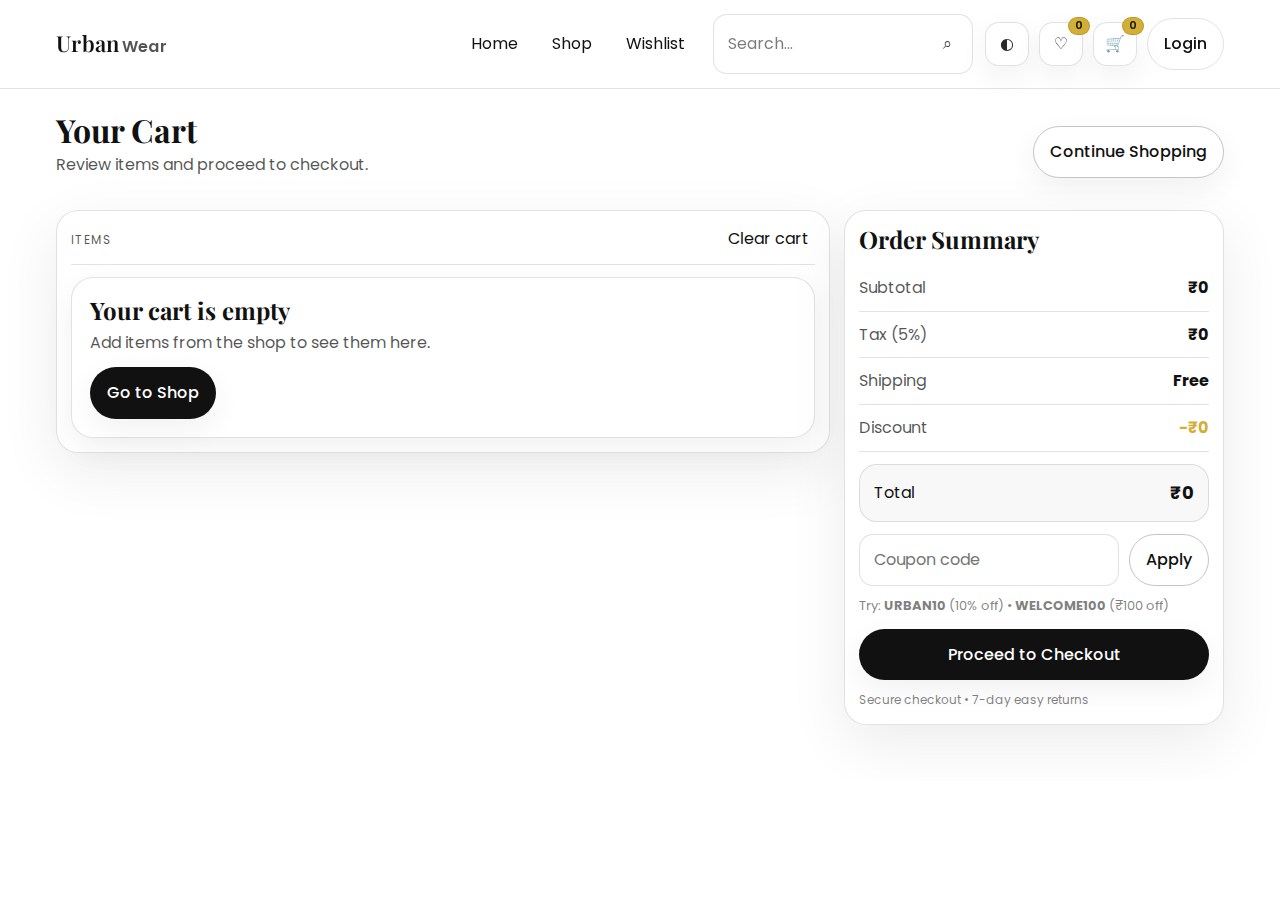
<file: cart.html>
<!doctype html>
<html lang="en" data-theme="light">
<head>
  <meta charset="UTF-8" />
  <meta name="viewport" content="width=device-width, initial-scale=1.0" />
  <title>Cart | UrbanWear</title>
  <meta name="description" content="Your UrbanWear cart." />

  <!-- Fonts -->
  <link rel="preconnect" href="https://fonts.googleapis.com" />
  <link rel="preconnect" href="https://fonts.gstatic.com" crossorigin />
  <link href="https://fonts.googleapis.com/css2?family=Playfair+Display:wght@500;600;700&family=Poppins:wght@300;400;500;600;700&display=swap" rel="stylesheet" />

  <!-- Styles -->
  <link rel="stylesheet" href="./css/style.css" />
  <link rel="stylesheet" href="./css/components.css" />
  <link rel="stylesheet" href="./css/cart.css" />
  <link rel="stylesheet" href="./css/responsive.css" />
</head>

<body>
  <!-- Header -->
  <header class="header" id="top">
    <nav class="nav container" aria-label="Primary">
      <a class="logo" href="./index.html" aria-label="UrbanWear Home">
        <span class="logo__mark">Urban</span><span class="logo__wear">Wear</span>
      </a>

      <button class="nav__toggle" type="button" aria-label="Open menu" aria-controls="navMenu" aria-expanded="false" data-nav-toggle>
        <span class="nav__toggle-line"></span>
        <span class="nav__toggle-line"></span>
        <span class="nav__toggle-line"></span>
      </button>

      <div class="nav__menu" id="navMenu" data-nav-menu>
        <div class="nav__menu-head">
          <strong class="nav__menu-title">Menu</strong>
          <button class="nav__close" type="button" aria-label="Close menu" data-nav-close>✕</button>
        </div>

        <ul class="nav__links" role="list">
          <li><a class="nav__link" href="./index.html">Home</a></li>
          <li><a class="nav__link" href="./shop.html">Shop</a></li>
          <li><a class="nav__link" href="./wishlist.html">Wishlist</a></li>
        </ul>

        <div class="nav__actions">
          <form class="search" role="search" action="./shop.html" method="get">
            <label class="sr-only" for="q">Search products</label>
            <input class="search__input" id="q" name="q" type="search" placeholder="Search..." autocomplete="off" />
            <button class="search__btn" type="submit" aria-label="Search">⌕</button>
          </form>

          <div class="nav__actions-row">
            <button class="icon-btn" type="button" aria-label="Toggle theme" data-theme-toggle>
              <span class="icon-btn__icon" aria-hidden="true">◐</span>
            </button>

            <a class="icon-btn" href="./wishlist.html" aria-label="Wishlist">
              <span class="icon-btn__icon" aria-hidden="true">♡</span>
              <span class="badge" data-wishlist-count>0</span>
            </a>

            <a class="icon-btn" href="./cart.html" aria-label="Cart">
              <span class="icon-btn__icon" aria-hidden="true">🛒</span>
              <span class="badge" data-cart-count>0</span>
            </a>

            <a class="btn btn--ghost nav__auth" href="./login.html" data-auth-link>Login</a>
          </div>
        </div>
      </div>
    </nav>
  </header>

  <main class="cart">
    <section class="cart__top">
      <div class="container cart__top-inner">
        <div>
          <h1 class="cart__title">Your Cart</h1>
          <p class="cart__subtitle">Review items and proceed to checkout.</p>
        </div>
        <a class="btn btn--outline" href="./shop.html">Continue Shopping</a>
      </div>
    </section>

    <section class="cart__content">
      <div class="container cart__layout">
        <!-- Items -->
        <section class="cartlist" aria-label="Cart items">
          <div class="cartlist__head">
            <p class="cartlist__label">Items</p>
            <button class="link cartlist__clear" type="button" data-clear-cart>Clear cart</button>
          </div>

          <div class="cartlist__items" data-cart-items>
            <!-- JS renders -->
          </div>
        </section>

        <!-- Summary -->
        <aside class="summary" aria-label="Order summary">
          <h2 class="summary__title">Order Summary</h2>

          <div class="summary__row">
            <span>Subtotal</span>
            <strong data-subtotal>₹0</strong>
          </div>

          <div class="summary__row">
            <span>Tax (5%)</span>
            <strong data-tax>₹0</strong>
          </div>

          <div class="summary__row">
            <span>Shipping</span>
            <strong data-shipping>₹0</strong>
          </div>

          <div class="summary__row summary__row--discount" hidden data-discount-row>
            <span>Discount</span>
            <strong data-discount>-₹0</strong>
          </div>

          <div class="summary__total">
            <span>Total</span>
            <strong data-total>₹0</strong>
          </div>

          <form class="coupon" data-coupon-form>
            <label class="sr-only" for="coupon">Coupon</label>
            <input class="input coupon__input" id="coupon" placeholder="Coupon code" autocomplete="off" />
            <button class="btn btn--outline coupon__btn" type="submit">Apply</button>
          </form>

          <p class="summary__hint">
            Try: <strong>URBAN10</strong> (10% off) • <strong>WELCOME100</strong> (₹100 off)
          </p>

          <a class="btn btn--primary summary__cta" href="./checkout.html" data-checkout-btn>
            Proceed to Checkout
          </a>

          <p class="summary__fine">Secure checkout • 7-day easy returns</p>
        </aside>
      </div>
    </section>
  </main>

  <div class="toast-wrap" aria-live="polite" aria-atomic="true" data-toast-wrap></div>
  <button class="backtop" type="button" aria-label="Back to top" data-backtop>↑</button>

  <script type="module" src="./js/main.js"></script>
  <script type="module" src="./js/cart.js"></script>
</body>
</html>
</file>
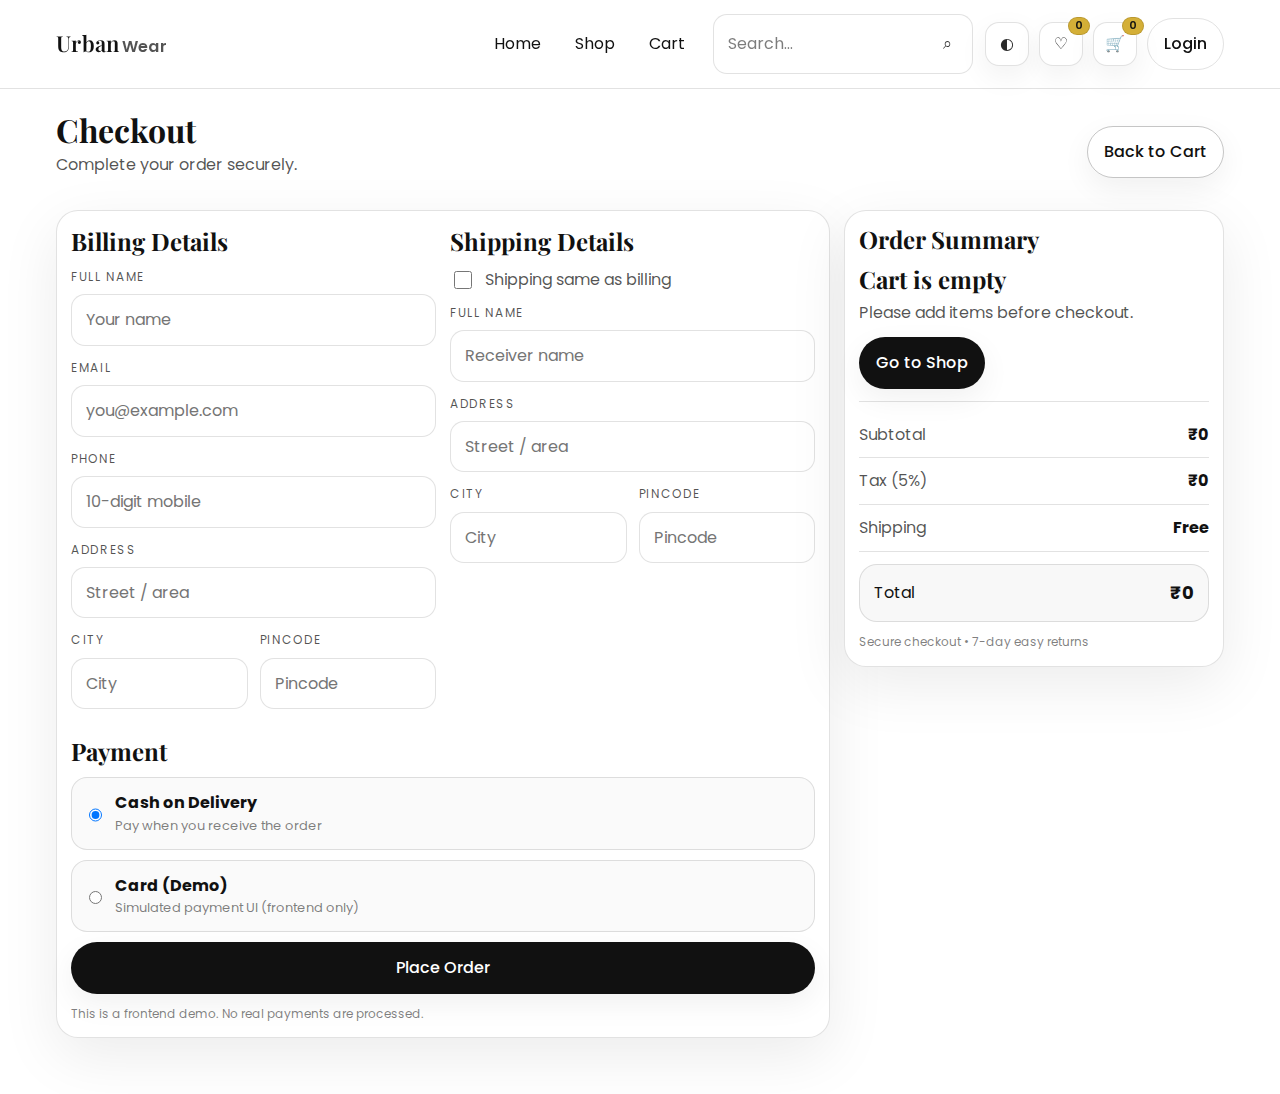
<file: checkout.html>
<!doctype html>
<html lang="en" data-theme="light">
<head>
  <meta charset="UTF-8" />
  <meta name="viewport" content="width=device-width, initial-scale=1.0" />
  <title>Checkout | UrbanWear</title>
  <meta name="description" content="Secure checkout for UrbanWear." />

  <!-- Fonts -->
  <link rel="preconnect" href="https://fonts.googleapis.com" />
  <link rel="preconnect" href="https://fonts.gstatic.com" crossorigin />
  <link href="https://fonts.googleapis.com/css2?family=Playfair+Display:wght@500;600;700&family=Poppins:wght@300;400;500;600;700&display=swap" rel="stylesheet" />

  <!-- Styles -->
  <link rel="stylesheet" href="./css/style.css" />
  <link rel="stylesheet" href="./css/components.css" />
  <link rel="stylesheet" href="./css/checkout.css" />
  <link rel="stylesheet" href="./css/responsive.css" />
</head>

<body>
  <!-- Header -->
  <header class="header" id="top">
    <nav class="nav container" aria-label="Primary">
      <a class="logo" href="./index.html" aria-label="UrbanWear Home">
        <span class="logo__mark">Urban</span><span class="logo__wear">Wear</span>
      </a>

      <button class="nav__toggle" type="button" aria-label="Open menu" aria-controls="navMenu" aria-expanded="false" data-nav-toggle>
        <span class="nav__toggle-line"></span>
        <span class="nav__toggle-line"></span>
        <span class="nav__toggle-line"></span>
      </button>

      <div class="nav__menu" id="navMenu" data-nav-menu>
        <div class="nav__menu-head">
          <strong class="nav__menu-title">Menu</strong>
          <button class="nav__close" type="button" aria-label="Close menu" data-nav-close>✕</button>
        </div>

        <ul class="nav__links" role="list">
          <li><a class="nav__link" href="./index.html">Home</a></li>
          <li><a class="nav__link" href="./shop.html">Shop</a></li>
          <li><a class="nav__link" href="./cart.html">Cart</a></li>
        </ul>

        <div class="nav__actions">
          <form class="search" role="search" action="./shop.html" method="get">
            <label class="sr-only" for="q">Search products</label>
            <input class="search__input" id="q" name="q" type="search" placeholder="Search..." autocomplete="off" />
            <button class="search__btn" type="submit" aria-label="Search">⌕</button>
          </form>

          <div class="nav__actions-row">
            <button class="icon-btn" type="button" aria-label="Toggle theme" data-theme-toggle>
              <span class="icon-btn__icon" aria-hidden="true">◐</span>
            </button>

            <a class="icon-btn" href="./wishlist.html" aria-label="Wishlist">
              <span class="icon-btn__icon" aria-hidden="true">♡</span>
              <span class="badge" data-wishlist-count>0</span>
            </a>

            <a class="icon-btn" href="./cart.html" aria-label="Cart">
              <span class="icon-btn__icon" aria-hidden="true">🛒</span>
              <span class="badge" data-cart-count>0</span>
            </a>

            <a class="btn btn--ghost nav__auth" href="./login.html" data-auth-link>Login</a>
          </div>
        </div>
      </div>
    </nav>
  </header>

  <main class="checkout">
    <section class="checkout__top">
      <div class="container checkout__top-inner">
        <div>
          <h1 class="checkout__title">Checkout</h1>
          <p class="checkout__subtitle">Complete your order securely.</p>
        </div>
        <a class="btn btn--outline" href="./cart.html">Back to Cart</a>
      </div>
    </section>

    <section class="checkout__content">
      <div class="container checkout__layout">
        <!-- Forms -->
        <section class="panel" aria-label="Checkout forms">
          <form class="form" data-checkout-form>
            <div class="form__grid">
              <div class="form__section">
                <h2 class="form__title">Billing Details</h2>

                <div class="field">
                  <label class="field__label" for="fullName">Full Name</label>
                  <input class="input" id="fullName" name="fullName" required placeholder="Your name" />
                </div>

                <div class="field">
                  <label class="field__label" for="email">Email</label>
                  <input class="input" id="email" name="email" type="email" required placeholder="you@example.com" />
                </div>

                <div class="field">
                  <label class="field__label" for="phone">Phone</label>
                  <input class="input" id="phone" name="phone" inputmode="numeric" required placeholder="10-digit mobile" />
                </div>

                <div class="field">
                  <label class="field__label" for="address">Address</label>
                  <input class="input" id="address" name="address" required placeholder="Street / area" />
                </div>

                <div class="row">
                  <div class="field">
                    <label class="field__label" for="city">City</label>
                    <input class="input" id="city" name="city" required placeholder="City" />
                  </div>
                  <div class="field">
                    <label class="field__label" for="pincode">Pincode</label>
                    <input class="input" id="pincode" name="pincode" inputmode="numeric" required placeholder="Pincode" />
                  </div>
                </div>
              </div>

              <div class="form__section">
                <h2 class="form__title">Shipping Details</h2>

                <label class="check">
                  <input type="checkbox" data-same-as-billing />
                  <span>Shipping same as billing</span>
                </label>

                <div class="field">
                  <label class="field__label" for="shipName">Full Name</label>
                  <input class="input" id="shipName" name="shipName" required placeholder="Receiver name" />
                </div>

                <div class="field">
                  <label class="field__label" for="shipAddress">Address</label>
                  <input class="input" id="shipAddress" name="shipAddress" required placeholder="Street / area" />
                </div>

                <div class="row">
                  <div class="field">
                    <label class="field__label" for="shipCity">City</label>
                    <input class="input" id="shipCity" name="shipCity" required placeholder="City" />
                  </div>
                  <div class="field">
                    <label class="field__label" for="shipPincode">Pincode</label>
                    <input class="input" id="shipPincode" name="shipPincode" inputmode="numeric" required placeholder="Pincode" />
                  </div>
                </div>
              </div>
            </div>

            <div class="form__section">
              <h2 class="form__title">Payment</h2>

              <div class="pay">
                <label class="pay__option">
                  <input type="radio" name="payment" value="cod" checked />
                  <span>
                    <strong>Cash on Delivery</strong>
                    <em>Pay when you receive the order</em>
                  </span>
                </label>

                <label class="pay__option">
                  <input type="radio" name="payment" value="card" />
                  <span>
                    <strong>Card (Demo)</strong>
                    <em>Simulated payment UI (frontend only)</em>
                  </span>
                </label>

                <div class="pay__card" data-card-fields hidden>
                  <div class="row">
                    <div class="field">
                      <label class="field__label" for="cardNumber">Card Number</label>
                      <input class="input" id="cardNumber" placeholder="1234 5678 9012 3456" inputmode="numeric" />
                    </div>
                    <div class="field">
                      <label class="field__label" for="exp">Exp</label>
                      <input class="input" id="exp" placeholder="MM/YY" inputmode="numeric" />
                    </div>
                  </div>

                  <div class="row">
                    <div class="field">
                      <label class="field__label" for="nameOnCard">Name on Card</label>
                      <input class="input" id="nameOnCard" placeholder="Full name" />
                    </div>
                    <div class="field">
                      <label class="field__label" for="cvv">CVV</label>
                      <input class="input" id="cvv" placeholder="123" inputmode="numeric" />
                    </div>
                  </div>
                </div>
              </div>

              <button class="btn btn--primary form__submit" type="submit" data-place-order>
                Place Order
              </button>

              <p class="form__fine">This is a frontend demo. No real payments are processed.</p>
            </div>
          </form>
        </section>

        <!-- Summary -->
        <aside class="panel summary" aria-label="Order summary">
          <h2 class="summary__title">Order Summary</h2>

          <div class="summary__items" data-summary-items></div>

          <div class="summary__rows">
            <div class="summary__row">
              <span>Subtotal</span>
              <strong data-subtotal>₹0</strong>
            </div>
            <div class="summary__row">
              <span>Tax (5%)</span>
              <strong data-tax>₹0</strong>
            </div>
            <div class="summary__row">
              <span>Shipping</span>
              <strong data-shipping>₹0</strong>
            </div>
            <div class="summary__total">
              <span>Total</span>
              <strong data-total>₹0</strong>
            </div>
          </div>

          <p class="summary__fine">Secure checkout • 7-day easy returns</p>
        </aside>
      </div>
    </section>
  </main>

  <div class="toast-wrap" aria-live="polite" aria-atomic="true" data-toast-wrap></div>
  <button class="backtop" type="button" aria-label="Back to top" data-backtop>↑</button>

  <script type="module" src="./js/main.js"></script>
  <script type="module" src="./js/checkout.js"></script>
</body>
</html>
</file>
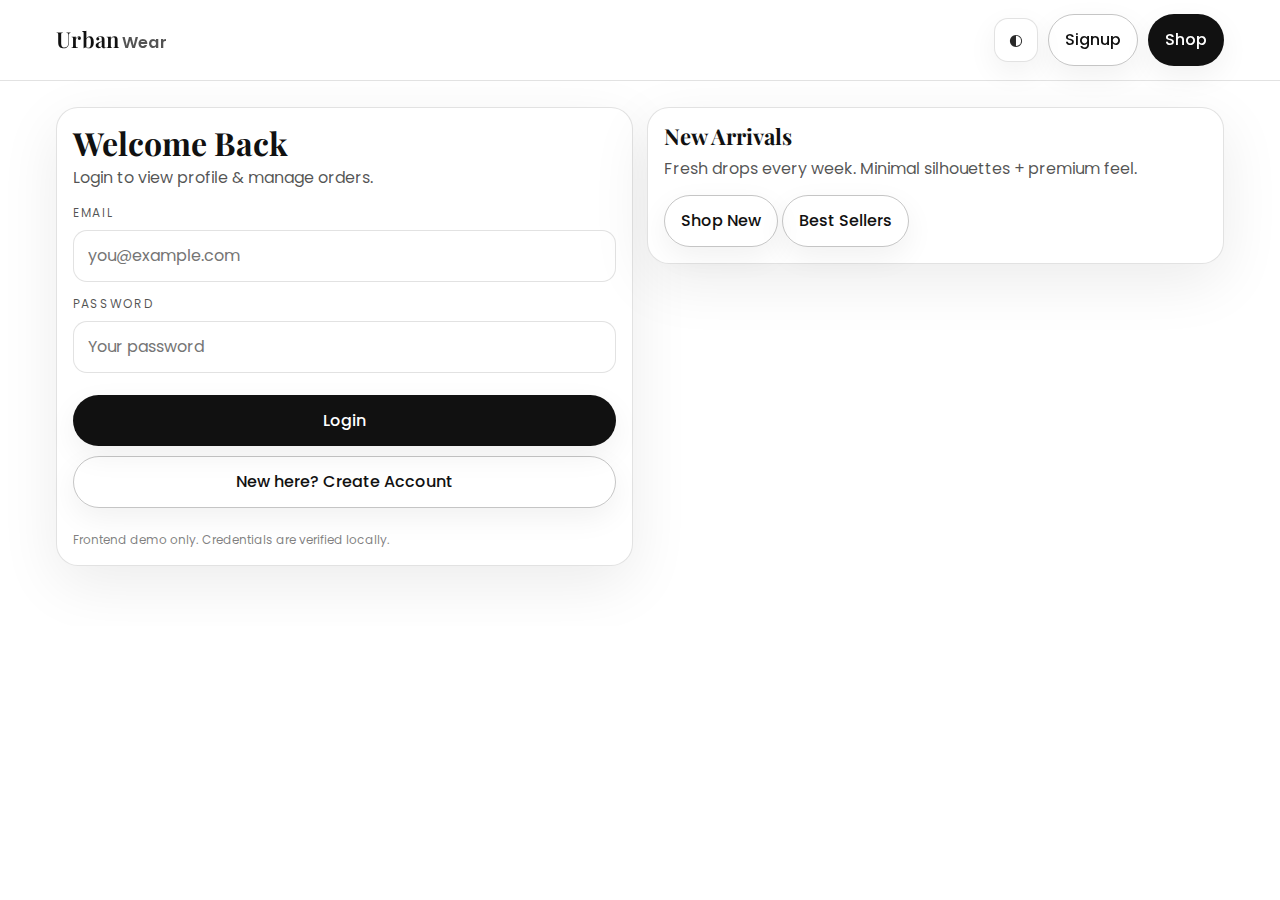
<file: login.html>
<!doctype html>
<html lang="en" data-theme="light">
<head>
  <meta charset="UTF-8" />
  <meta name="viewport" content="width=device-width, initial-scale=1.0" />
  <title>Login | UrbanWear</title>

  <link rel="preconnect" href="https://fonts.googleapis.com" />
  <link rel="preconnect" href="https://fonts.gstatic.com" crossorigin />
  <link href="https://fonts.googleapis.com/css2?family=Playfair+Display:wght@500;600;700&family=Poppins:wght@300;400;500;600;700&display=swap" rel="stylesheet" />

  <link rel="stylesheet" href="./css/style.css" />
  <link rel="stylesheet" href="./css/components.css" />
  <link rel="stylesheet" href="./css/auth.css" />
  <link rel="stylesheet" href="./css/responsive.css" />
</head>

<body>
  <header class="header" id="top">
    <nav class="nav container" aria-label="Primary">
      <a class="logo" href="./index.html" aria-label="UrbanWear Home">
        <span class="logo__mark">Urban</span><span class="logo__wear">Wear</span>
      </a>

      <div class="nav__actions-row">
        <button class="icon-btn" type="button" aria-label="Toggle theme" data-theme-toggle>
          <span class="icon-btn__icon" aria-hidden="true">◐</span>
        </button>
        <a class="btn btn--outline" href="./signup.html">Signup</a>
        <a class="btn btn--primary" href="./shop.html">Shop</a>
      </div>
    </nav>
  </header>

  <main class="auth">
    <div class="container auth__wrap">
      <section class="auth__card">
        <div class="auth__head">
          <div>
            <h1 class="auth__title">Welcome Back</h1>
            <p class="auth__sub">Login to view profile & manage orders.</p>
          </div>
        </div>

        <form class="auth__grid" data-login-form>
          <div class="field">
            <label class="field__label" for="li_email">Email</label>
            <input class="input" id="li_email" type="email" required placeholder="you@example.com" />
          </div>

          <div class="field">
            <label class="field__label" for="li_password">Password</label>
            <input class="input" id="li_password" type="password" required placeholder="Your password" />
          </div>

          <div class="auth__actions">
            <button class="btn btn--primary" type="submit">Login</button>
            <a class="btn btn--outline" href="./signup.html">New here? Create Account</a>
          </div>

          <p class="auth__fine">Frontend demo only. Credentials are verified locally.</p>
        </form>
      </section>

      <section class="auth__card">
        <h2 class="auth__title" style="font-size:22px;">New Arrivals</h2>
        <p class="auth__sub" style="margin-top:6px;">
          Fresh drops every week. Minimal silhouettes + premium feel.
        </p>

        <a class="btn btn--outline" href="./shop.html?category=New" style="margin-top:14px;">Shop New</a>
        <a class="btn btn--outline" href="./shop.html?category=Best" style="margin-top:10px;">Best Sellers</a>
      </section>
    </div>
  </main>

  <div class="toast-wrap" aria-live="polite" aria-atomic="true" data-toast-wrap></div>
  <button class="backtop" type="button" aria-label="Back to top" data-backtop>↑</button>

  <script type="module" src="./js/main.js"></script>
  <script type="module" src="./js/auth.js"></script>
</body>
</html>
</file>
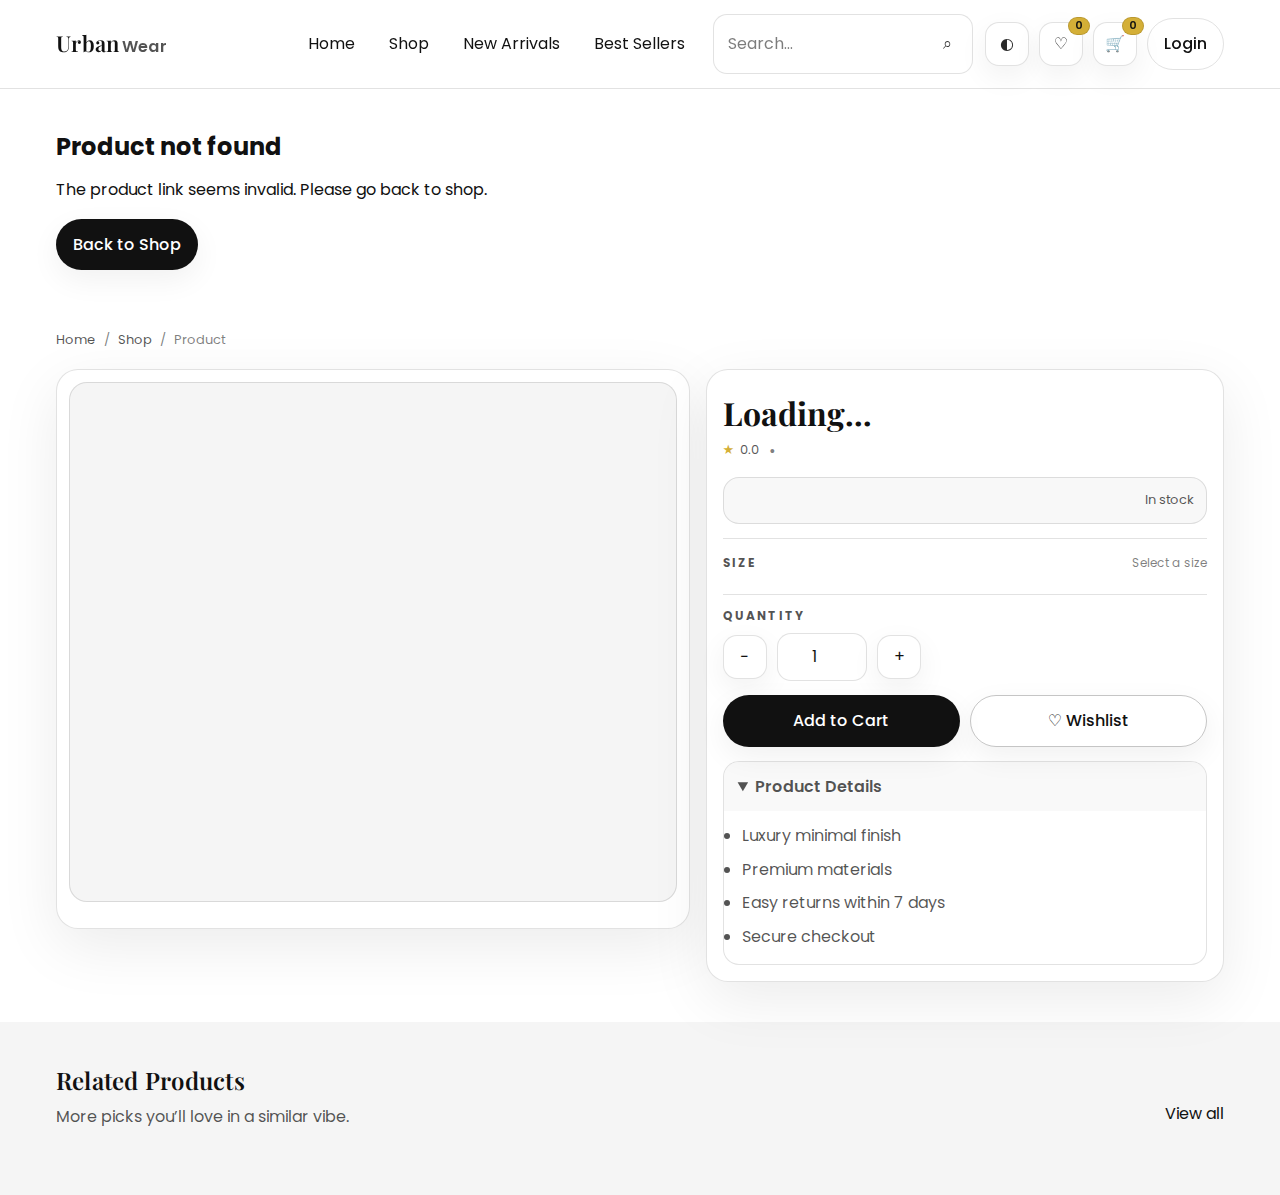
<file: product.html>
<!doctype html>
<html lang="en" data-theme="light">
<head>
  <meta charset="UTF-8" />
  <meta name="viewport" content="width=device-width, initial-scale=1.0" />
  <title>Product | UrbanWear</title>
  <meta name="description" content="UrbanWear product details." />

  <!-- Fonts -->
  <link rel="preconnect" href="https://fonts.googleapis.com" />
  <link rel="preconnect" href="https://fonts.gstatic.com" crossorigin />
  <link href="https://fonts.googleapis.com/css2?family=Playfair+Display:wght@500;600;700&family=Poppins:wght@300;400;500;600;700&display=swap" rel="stylesheet" />

  <!-- Styles -->
  <link rel="stylesheet" href="./css/style.css" />
  <link rel="stylesheet" href="./css/components.css" />
  <link rel="stylesheet" href="./css/product.css" />
  <link rel="stylesheet" href="./css/responsive.css" />
</head>

<body>
  <!-- Header (same as others) -->
  <header class="header" id="top">
    <nav class="nav container" aria-label="Primary">
      <a class="logo" href="./index.html" aria-label="UrbanWear Home">
        <span class="logo__mark">Urban</span><span class="logo__wear">Wear</span>
      </a>

      <button class="nav__toggle" type="button" aria-label="Open menu" aria-controls="navMenu" aria-expanded="false" data-nav-toggle>
        <span class="nav__toggle-line"></span>
        <span class="nav__toggle-line"></span>
        <span class="nav__toggle-line"></span>
      </button>

      <div class="nav__menu" id="navMenu" data-nav-menu>
        <div class="nav__menu-head">
          <strong class="nav__menu-title">Menu</strong>
          <button class="nav__close" type="button" aria-label="Close menu" data-nav-close>✕</button>
        </div>

        <ul class="nav__links" role="list">
          <li><a class="nav__link" href="./index.html">Home</a></li>
          <li><a class="nav__link" href="./shop.html">Shop</a></li>
          <li><a class="nav__link" href="./shop.html?category=New">New Arrivals</a></li>
          <li><a class="nav__link" href="./shop.html?category=Best">Best Sellers</a></li>
        </ul>

        <div class="nav__actions">
          <form class="search" role="search" action="./shop.html" method="get">
            <label class="sr-only" for="q">Search products</label>
            <input class="search__input" id="q" name="q" type="search" placeholder="Search..." autocomplete="off" />
            <button class="search__btn" type="submit" aria-label="Search">⌕</button>
          </form>

          <div class="nav__actions-row">
            <button class="icon-btn" type="button" aria-label="Toggle theme" data-theme-toggle>
              <span class="icon-btn__icon" aria-hidden="true">◐</span>
            </button>

            <a class="icon-btn" href="./wishlist.html" aria-label="Wishlist">
              <span class="icon-btn__icon" aria-hidden="true">♡</span>
              <span class="badge" data-wishlist-count>0</span>
            </a>

            <a class="icon-btn" href="./cart.html" aria-label="Cart">
              <span class="icon-btn__icon" aria-hidden="true">🛒</span>
              <span class="badge" data-cart-count>0</span>
            </a>

            <a class="btn btn--ghost nav__auth" href="./login.html" data-auth-link>Login</a>
          </div>
        </div>
      </div>
    </nav>
  </header>

  <main class="product">
    <!-- Breadcrumb -->
    <section class="product__crumbs">
      <div class="container">
        <nav class="crumbs" aria-label="Breadcrumb">
          <a class="crumbs__link" href="./index.html">Home</a>
          <span class="crumbs__sep">/</span>
          <a class="crumbs__link" href="./shop.html">Shop</a>
          <span class="crumbs__sep">/</span>
          <span class="crumbs__current" data-bc-name>Product</span>
        </nav>
      </div>
    </section>

    <!-- Product details -->
    <section class="product__main">
      <div class="container product__layout">
        <!-- Gallery -->
        <div class="gallery" aria-label="Product gallery">
          <div class="gallery__main" data-gallery-main>
            <!-- JS inserts main image -->
          </div>
          <div class="gallery__thumbs" data-gallery-thumbs>
            <!-- JS inserts thumbs -->
          </div>
        </div>

        <!-- Info -->
        <div class="info" aria-label="Product info">
          <div class="info__top">
            <div class="info__tags" data-tags></div>
            <h1 class="info__title" data-name>Loading…</h1>
            <div class="info__meta">
              <span class="rating" data-rating>
                <span class="rating__star">★</span><span>0.0</span>
              </span>
              <span class="info__dot">•</span>
              <span class="muted" data-category></span>
            </div>
          </div>

          <div class="info__price-row">
            <span class="info__price" data-price></span>
            <span class="info__stock">In stock</span>
          </div>

          <p class="info__desc" data-desc></p>

          <!-- Size selector -->
          <div class="info__block">
            <div class="info__label-row">
              <h2 class="info__label">Size</h2>
              <p class="info__hint" data-size-hint>Select a size</p>
            </div>
            <div class="size" data-sizes></div>
          </div>

          <!-- Qty selector -->
          <div class="info__block">
            <h2 class="info__label">Quantity</h2>
            <div class="qty">
              <button class="qty__btn" type="button" aria-label="Decrease" data-qty-dec>−</button>
              <input class="qty__input" type="number" min="1" value="1" inputmode="numeric" data-qty />
              <button class="qty__btn" type="button" aria-label="Increase" data-qty-inc>+</button>
            </div>
          </div>

          <!-- Actions -->
          <div class="info__actions">
            <button class="btn btn--primary" type="button" data-add-cart>Add to Cart</button>
            <button class="btn btn--outline" type="button" data-add-wishlist>♡ Wishlist</button>
          </div>

          <!-- Details -->
          <details class="details" open>
            <summary class="details__sum">Product Details</summary>
            <ul class="details__list" role="list">
              <li>Luxury minimal finish</li>
              <li>Premium materials</li>
              <li>Easy returns within 7 days</li>
              <li>Secure checkout</li>
            </ul>
          </details>
        </div>
      </div>
    </section>

    <!-- Related products -->
    <section class="section section--alt">
      <div class="container">
        <header class="section__head section__head--row">
          <div>
            <h2 class="section__title">Related Products</h2>
            <p class="section__desc">More picks you’ll love in a similar vibe.</p>
          </div>
          <a class="link" href="./shop.html">View all</a>
        </header>

        <div class="grid grid--products" data-related></div>
      </div>
    </section>
  </main>

  <div class="toast-wrap" aria-live="polite" aria-atomic="true" data-toast-wrap></div>
  <button class="backtop" type="button" aria-label="Back to top" data-backtop>↑</button>

  <script type="module" src="./js/main.js"></script>
  <script type="module" src="./js/product.js"></script>
</body>
</html>
</file>
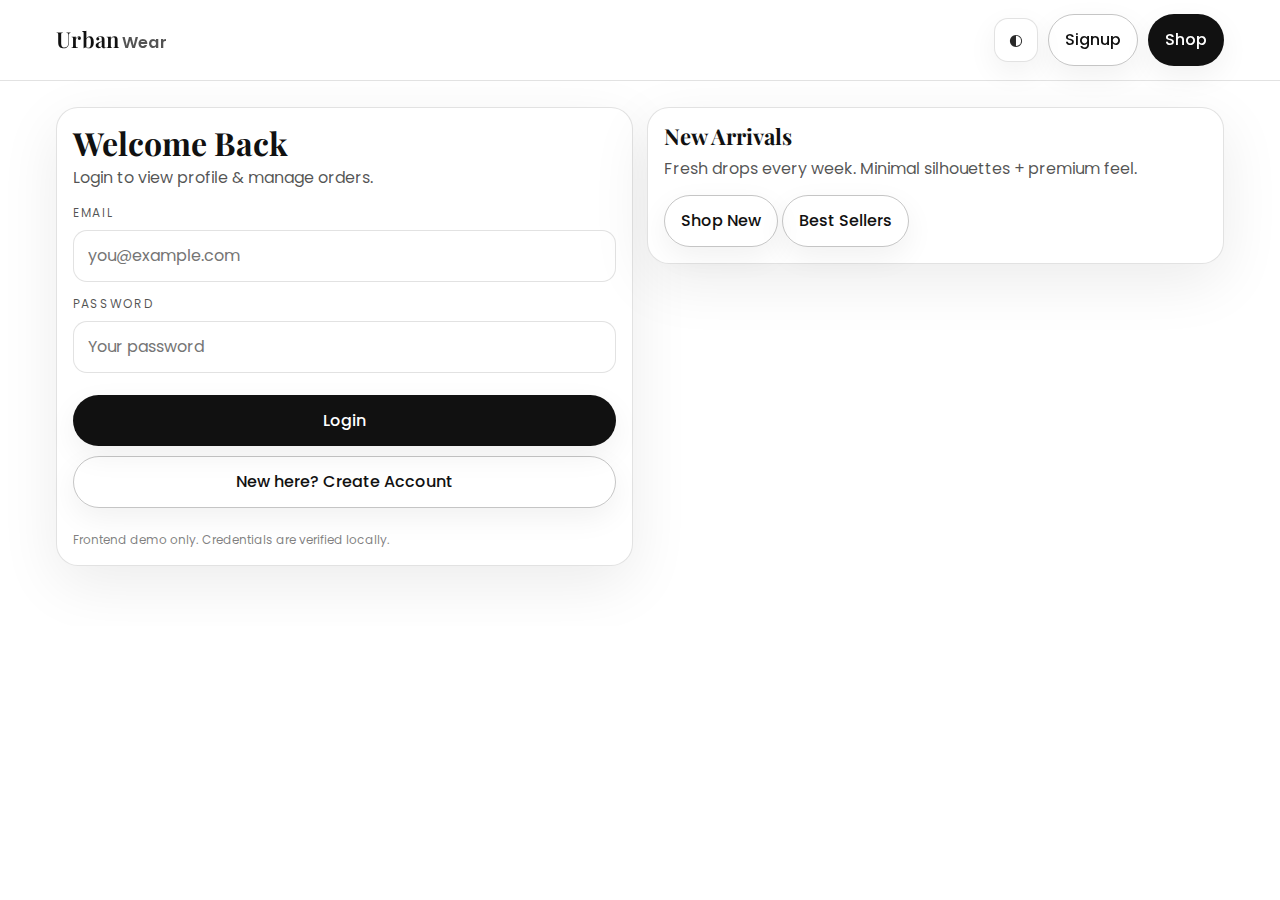
<file: profile.html>
<!doctype html>
<html lang="en" data-theme="light">
<head>
  <meta charset="UTF-8" />
  <meta name="viewport" content="width=device-width, initial-scale=1.0" />
  <title>Profile | UrbanWear</title>

  <link rel="preconnect" href="https://fonts.googleapis.com" />
  <link rel="preconnect" href="https://fonts.gstatic.com" crossorigin />
  <link href="https://fonts.googleapis.com/css2?family=Playfair+Display:wght@500;600;700&family=Poppins:wght@300;400;500;600;700&display=swap" rel="stylesheet" />

  <link rel="stylesheet" href="./css/style.css" />
  <link rel="stylesheet" href="./css/components.css" />
  <link rel="stylesheet" href="./css/auth.css" />
  <link rel="stylesheet" href="./css/responsive.css" />
</head>

<body>
  <!-- Header -->
  <header class="header" id="top">
    <nav class="nav container" aria-label="Primary">
      <a class="logo" href="./index.html" aria-label="UrbanWear Home">
        <span class="logo__mark">Urban</span><span class="logo__wear">Wear</span>
      </a>

      <button class="nav__toggle" type="button" aria-label="Open menu" aria-controls="navMenu" aria-expanded="false" data-nav-toggle>
        <span class="nav__toggle-line"></span>
        <span class="nav__toggle-line"></span>
        <span class="nav__toggle-line"></span>
      </button>

      <div class="nav__menu" id="navMenu" data-nav-menu>
        <div class="nav__menu-head">
          <strong class="nav__menu-title">Menu</strong>
          <button class="nav__close" type="button" aria-label="Close menu" data-nav-close>✕</button>
        </div>

        <ul class="nav__links" role="list">
          <li><a class="nav__link" href="./index.html">Home</a></li>
          <li><a class="nav__link" href="./shop.html">Shop</a></li>
          <li><a class="nav__link" href="./wishlist.html">Wishlist</a></li>
          <li><a class="nav__link" href="./cart.html">Cart</a></li>
        </ul>

        <div class="nav__actions">
          <form class="search" role="search" action="./shop.html" method="get">
            <label class="sr-only" for="q">Search products</label>
            <input class="search__input" id="q" name="q" type="search" placeholder="Search..." autocomplete="off" />
            <button class="search__btn" type="submit" aria-label="Search">⌕</button>
          </form>

          <div class="nav__actions-row">
            <button class="icon-btn" type="button" aria-label="Toggle theme" data-theme-toggle>
              <span class="icon-btn__icon" aria-hidden="true">◐</span>
            </button>

            <a class="icon-btn" href="./wishlist.html" aria-label="Wishlist">
              <span class="icon-btn__icon" aria-hidden="true">♡</span>
              <span class="badge" data-wishlist-count>0</span>
            </a>

            <a class="icon-btn" href="./cart.html" aria-label="Cart">
              <span class="icon-btn__icon" aria-hidden="true">🛒</span>
              <span class="badge" data-cart-count>0</span>
            </a>

            <a class="btn btn--ghost nav__auth" href="./profile.html" data-auth-link>Profile</a>
          </div>
        </div>
      </div>
    </nav>
  </header>

  <main class="auth">
    <div class="container" style="max-width: 980px; margin: 0 auto;">
      <section class="auth__card">
        <div class="auth__head">
          <div>
            <h1 class="auth__title">My Profile</h1>
            <p class="auth__sub">Account details (frontend simulation)</p>
          </div>
          <a class="btn btn--outline" href="./shop.html">Shop</a>
        </div>

        <div data-profile>
          <!-- JS inserts profile -->
        </div>
      </section>
    </div>
  </main>

  <div class="toast-wrap" aria-live="polite" aria-atomic="true" data-toast-wrap></div>
  <button class="backtop" type="button" aria-label="Back to top" data-backtop>↑</button>

  <script type="module" src="./js/main.js"></script>
  <script type="module" src="./js/auth.js"></script>
</body>
</html>
</file>
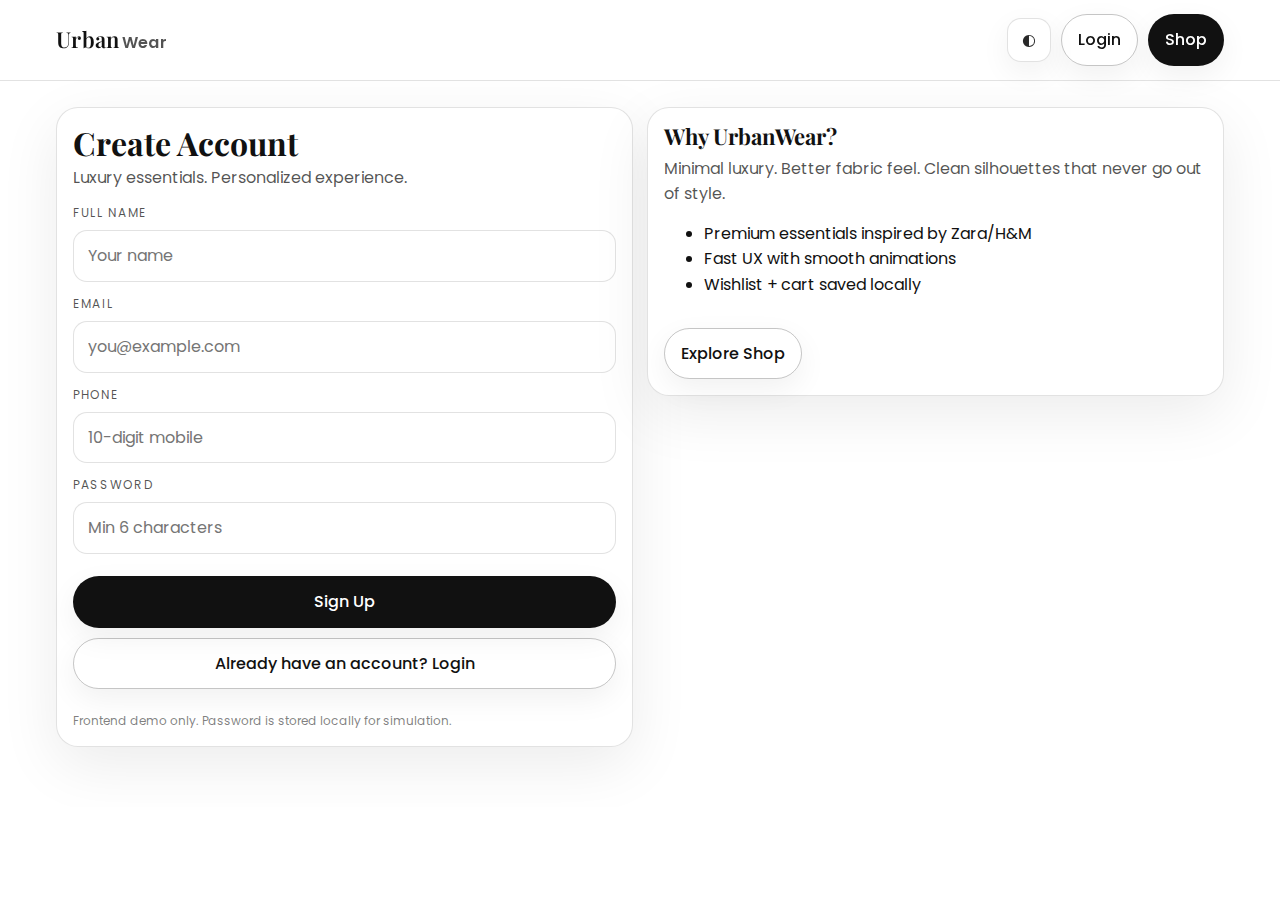
<file: signup.html>
<!doctype html>
<html lang="en" data-theme="light">
<head>
  <meta charset="UTF-8" />
  <meta name="viewport" content="width=device-width, initial-scale=1.0" />
  <title>Signup | UrbanWear</title>

  <link rel="preconnect" href="https://fonts.googleapis.com" />
  <link rel="preconnect" href="https://fonts.gstatic.com" crossorigin />
  <link href="https://fonts.googleapis.com/css2?family=Playfair+Display:wght@500;600;700&family=Poppins:wght@300;400;500;600;700&display=swap" rel="stylesheet" />

  <link rel="stylesheet" href="./css/style.css" />
  <link rel="stylesheet" href="./css/components.css" />
  <link rel="stylesheet" href="./css/auth.css" />
  <link rel="stylesheet" href="./css/responsive.css" />
</head>

<body>
  <header class="header" id="top">
    <nav class="nav container" aria-label="Primary">
      <a class="logo" href="./index.html" aria-label="UrbanWear Home">
        <span class="logo__mark">Urban</span><span class="logo__wear">Wear</span>
      </a>

      <div class="nav__actions-row">
        <button class="icon-btn" type="button" aria-label="Toggle theme" data-theme-toggle>
          <span class="icon-btn__icon" aria-hidden="true">◐</span>
        </button>
        <a class="btn btn--outline" href="./login.html">Login</a>
        <a class="btn btn--primary" href="./shop.html">Shop</a>
      </div>
    </nav>
  </header>

  <main class="auth">
    <div class="container auth__wrap">
      <section class="auth__card">
        <div class="auth__head">
          <div>
            <h1 class="auth__title">Create Account</h1>
            <p class="auth__sub">Luxury essentials. Personalized experience.</p>
          </div>
        </div>

        <form class="auth__grid" data-signup-form>
          <div class="field">
            <label class="field__label" for="su_name">Full Name</label>
            <input class="input" id="su_name" required placeholder="Your name" />
          </div>

          <div class="field">
            <label class="field__label" for="su_email">Email</label>
            <input class="input" id="su_email" type="email" required placeholder="you@example.com" />
          </div>

          <div class="field">
            <label class="field__label" for="su_phone">Phone</label>
            <input class="input" id="su_phone" inputmode="numeric" required placeholder="10-digit mobile" />
          </div>

          <div class="field">
            <label class="field__label" for="su_password">Password</label>
            <input class="input" id="su_password" type="password" required placeholder="Min 6 characters" />
          </div>

          <div class="auth__actions">
            <button class="btn btn--primary" type="submit">Sign Up</button>
            <a class="btn btn--outline" href="./login.html">Already have an account? Login</a>
          </div>

          <p class="auth__fine">Frontend demo only. Password is stored locally for simulation.</p>
        </form>
      </section>

      <section class="auth__card">
        <h2 class="auth__title" style="font-size:22px;">Why UrbanWear?</h2>
        <p class="auth__sub" style="margin-top:6px;">
          Minimal luxury. Better fabric feel. Clean silhouettes that never go out of style.
        </p>

        <ul class="details__list" role="list" style="margin-top:14px;">
          <li>Premium essentials inspired by Zara/H&amp;M</li>
          <li>Fast UX with smooth animations</li>
          <li>Wishlist + cart saved locally</li>
        </ul>

        <a class="btn btn--outline" href="./shop.html" style="margin-top:14px;">Explore Shop</a>
      </section>
    </div>
  </main>

  <div class="toast-wrap" aria-live="polite" aria-atomic="true" data-toast-wrap></div>
  <button class="backtop" type="button" aria-label="Back to top" data-backtop>↑</button>

  <script type="module" src="./js/main.js"></script>
  <script type="module" src="./js/auth.js"></script>
</body>
</html>
</file>
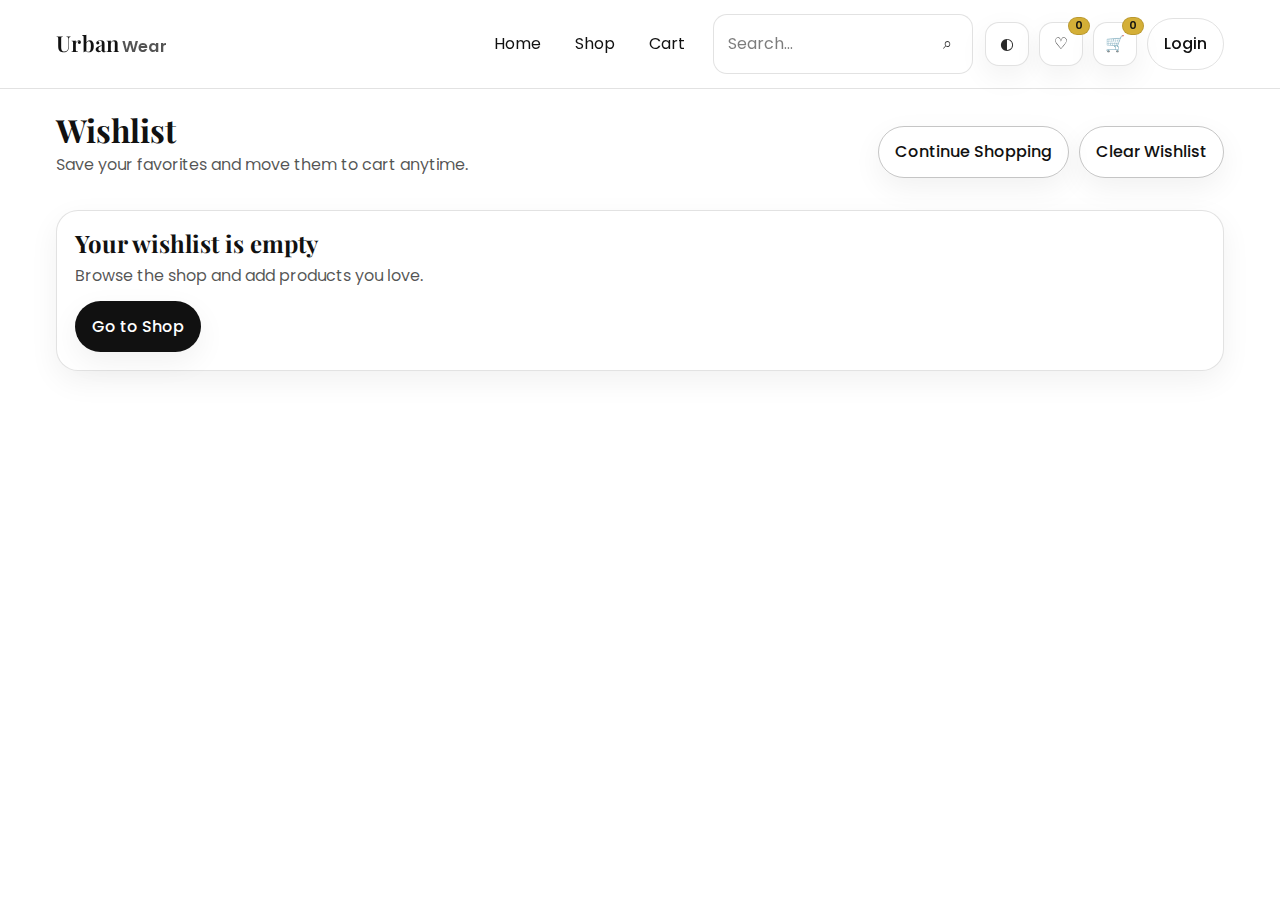
<file: wishlist.html>
<!doctype html>
<html lang="en" data-theme="light">
<head>
  <meta charset="UTF-8" />
  <meta name="viewport" content="width=device-width, initial-scale=1.0" />
  <title>Wishlist | UrbanWear</title>
  <meta name="description" content="Your UrbanWear wishlist." />

  <!-- Fonts -->
  <link rel="preconnect" href="https://fonts.googleapis.com" />
  <link rel="preconnect" href="https://fonts.gstatic.com" crossorigin />
  <link href="https://fonts.googleapis.com/css2?family=Playfair+Display:wght@500;600;700&family=Poppins:wght@300;400;500;600;700&display=swap" rel="stylesheet" />

  <!-- Styles -->
  <link rel="stylesheet" href="./css/style.css" />
  <link rel="stylesheet" href="./css/components.css" />
  <link rel="stylesheet" href="./css/wishlist.css" />
  <link rel="stylesheet" href="./css/responsive.css" />
</head>

<body>
  <!-- Header -->
  <header class="header" id="top">
    <nav class="nav container" aria-label="Primary">
      <a class="logo" href="./index.html" aria-label="UrbanWear Home">
        <span class="logo__mark">Urban</span><span class="logo__wear">Wear</span>
      </a>

      <button class="nav__toggle" type="button" aria-label="Open menu" aria-controls="navMenu" aria-expanded="false" data-nav-toggle>
        <span class="nav__toggle-line"></span>
        <span class="nav__toggle-line"></span>
        <span class="nav__toggle-line"></span>
      </button>

      <div class="nav__menu" id="navMenu" data-nav-menu>
        <div class="nav__menu-head">
          <strong class="nav__menu-title">Menu</strong>
          <button class="nav__close" type="button" aria-label="Close menu" data-nav-close>✕</button>
        </div>

        <ul class="nav__links" role="list">
          <li><a class="nav__link" href="./index.html">Home</a></li>
          <li><a class="nav__link" href="./shop.html">Shop</a></li>
          <li><a class="nav__link" href="./cart.html">Cart</a></li>
        </ul>

        <div class="nav__actions">
          <form class="search" role="search" action="./shop.html" method="get">
            <label class="sr-only" for="q">Search products</label>
            <input class="search__input" id="q" name="q" type="search" placeholder="Search..." autocomplete="off" />
            <button class="search__btn" type="submit" aria-label="Search">⌕</button>
          </form>

          <div class="nav__actions-row">
            <button class="icon-btn" type="button" aria-label="Toggle theme" data-theme-toggle>
              <span class="icon-btn__icon" aria-hidden="true">◐</span>
            </button>

            <a class="icon-btn" href="./wishlist.html" aria-label="Wishlist">
              <span class="icon-btn__icon" aria-hidden="true">♡</span>
              <span class="badge" data-wishlist-count>0</span>
            </a>

            <a class="icon-btn" href="./cart.html" aria-label="Cart">
              <span class="icon-btn__icon" aria-hidden="true">🛒</span>
              <span class="badge" data-cart-count>0</span>
            </a>

            <a class="btn btn--ghost nav__auth" href="./login.html" data-auth-link>Login</a>
          </div>
        </div>
      </div>
    </nav>
  </header>

  <main class="wishlist">
    <section class="wishlist__top">
      <div class="container wishlist__top-inner">
        <div>
          <h1 class="wishlist__title">Wishlist</h1>
          <p class="wishlist__subtitle">Save your favorites and move them to cart anytime.</p>
        </div>

        <div class="wishlist__top-actions">
          <a class="btn btn--outline" href="./shop.html">Continue Shopping</a>
          <button class="btn btn--outline" type="button" data-clear-wishlist>Clear Wishlist</button>
        </div>
      </div>
    </section>

    <section class="wishlist__content">
      <div class="container">
        <div class="grid grid--products" data-wishlist-grid></div>
      </div>
    </section>
  </main>

  <div class="toast-wrap" aria-live="polite" aria-atomic="true" data-toast-wrap></div>
  <button class="backtop" type="button" aria-label="Back to top" data-backtop>↑</button>

  <script type="module" src="./js/main.js"></script>
  <script type="module" src="./js/wishlist.js"></script>
</body>
</html>
</file>
<file: css/style.css>
:root{
  --bg: #ffffff;
  --surface: #ffffff;
  --muted: #f5f5f5;
  --text: #111111;
  --text-2: rgba(17,17,17,.72);
  --text-3: rgba(17,17,17,.55);
  --line: rgba(17,17,17,.12);
  --gold: #d4af37;

  --shadow: 0 18px 60px rgba(0,0,0,.08);
  --shadow-soft: 0 10px 30px rgba(0,0,0,.06);

  --radius: 16px;
  --radius-sm: 12px;
  --radius-lg: 22px;

  --container: 1240px; /* wider for better desktop fill */
  --gutter: 20px;

  --speed: 220ms;
  --ease: cubic-bezier(.2,.8,.2,1);

  --font-sans: "Poppins", system-ui, -apple-system, Segoe UI, Roboto, Arial, sans-serif;
  --font-serif: "Playfair Display", Georgia, serif;
}

html[data-theme="dark"]{
  --bg: #0d0d0d;
  --surface: #111111;
  --muted: rgba(255,255,255,.06);
  --text: #ffffff;
  --text-2: rgba(255,255,255,.72);
  --text-3: rgba(255,255,255,.55);
  --line: rgba(255,255,255,.14);

  --shadow: 0 18px 60px rgba(0,0,0,.35);
  --shadow-soft: 0 10px 30px rgba(0,0,0,.28);
}

*{ box-sizing: border-box; }
html{ scroll-behavior: smooth; }
body{
  margin: 0;
  font-family: var(--font-sans);
  background: var(--bg);
  color: var(--text);
  line-height: 1.6;
  text-rendering: optimizeLegibility;
  -webkit-font-smoothing: antialiased;
}
img{ max-width: 100%; display:block; }
a{ color: inherit; text-decoration: none; }
button, input, select, textarea{ font: inherit; color: inherit; }
button{ cursor: pointer; }
:focus-visible{
  outline: 3px solid rgba(212,175,55,.55);
  outline-offset: 2px;
  border-radius: 10px;
}

.container{
  width: min(var(--container), calc(100% - (var(--gutter) * 2)));
  margin-inline: auto;
}

.sr-only{
  position: absolute;
  width: 1px; height: 1px;
  padding: 0; margin: -1px;
  overflow: hidden; clip: rect(0,0,0,0);
  white-space: nowrap; border: 0;
}
.gold{ color: var(--gold); }

.eyebrow{
  letter-spacing: .16em;
  text-transform: uppercase;
  font-size: 12px;
  color: var(--text-2);
  margin: 0 0 10px;
}
h1,h2,h3{ margin: 0 0 10px; line-height: 1.18; }
.section__title{ font-family: var(--font-serif); font-weight: 600; letter-spacing: .01em; }
.section__desc{ margin: 0; color: var(--text-2); max-width: 60ch; }

.section{ padding: 56px 0; }
.section--alt{ background: var(--muted); }

.section__head{ margin-bottom: 22px; }
.section__head--row{
  display:flex;
  align-items:end;
  justify-content:space-between;
  gap:14px;
}

/* Announcement */
.announce{ background: var(--text); color: var(--bg); position: relative; z-index: 60; }
.announce__inner{
  display:flex; align-items:center; justify-content:space-between; gap:12px;
  padding: 10px 0;
}
.announce__text{ margin:0; font-size:13px; color: rgba(255,255,255,.92); }
.announce__close{
  border: 1px solid rgba(255,255,255,.25);
  background: transparent; color:#fff;
  width: 34px; height: 34px;
  border-radius: 999px;
  display:grid; place-items:center;
  transition: transform var(--speed) var(--ease), background var(--speed) var(--ease);
}
.announce__close:hover{ transform: translateY(-1px); background: rgba(255,255,255,.08); }

/* Header */
.header{
  position: sticky; top: 0; z-index: 50;
  background: color-mix(in srgb, var(--bg) 92%, transparent);
  backdrop-filter: blur(12px);
  border-bottom: 1px solid var(--line);
}
.nav{
  display:flex; align-items:center; justify-content:space-between;
  padding: 14px 0; gap: 12px;
}

.logo{ display:inline-flex; align-items:baseline; gap:4px; font-weight:600; letter-spacing:.02em; }
.logo__mark{ font-family: var(--font-serif); font-size: 22px; }
.logo__wear{ font-size: 16px; color: var(--text-2); }

.nav__toggle{
  border: 1px solid var(--line);
  background: var(--surface);
  border-radius: 12px;
  width: 44px; height: 44px;
  display:grid; place-content:center; gap:5px;
  box-shadow: var(--shadow-soft);
  transition: transform var(--speed) var(--ease);
}
.nav__toggle:hover{ transform: translateY(-1px); }
.nav__toggle-line{ width: 18px; height: 2px; background: var(--text); border-radius: 2px; opacity: .9; }

/* Mobile menu overlay */
.nav__menu{
  position: fixed;
  inset: 0;
  background: color-mix(in srgb, var(--bg) 92%, transparent);
  backdrop-filter: blur(14px);
  transform: translateX(100%);
  transition: transform 280ms var(--ease);
  padding: 16px var(--gutter) 18px;
  display: grid;
  align-content: start;
  gap: 16px;
}
.nav__menu.is-open{ transform: translateX(0); }

.nav__menu-head{
  display:flex; align-items:center; justify-content:space-between;
  padding-top: 10px;
}
.nav__menu-title{ letter-spacing: .12em; text-transform: uppercase; font-size: 12px; color: var(--text-2); }
.nav__close{
  border: 1px solid var(--line);
  background: var(--surface);
  width: 44px; height: 44px;
  border-radius: 14px;
  box-shadow: var(--shadow-soft);
}

.nav__links{
  list-style:none; padding:0; margin:0;
  display:grid; gap:10px;
}
.nav__link{
  display:block;
  padding: 12px 12px;
  border-radius: 14px;
  border: 1px solid var(--line);
  background: var(--surface);
  transition: transform var(--speed) var(--ease), border-color var(--speed) var(--ease);
}
.nav__link:hover{ transform: translateY(-1px); border-color: color-mix(in srgb, var(--gold) 55%, var(--line)); }

.nav__actions{ display:grid; gap:10px; }
.nav__actions-row{ display:flex; align-items:center; gap:10px; flex-wrap: wrap; }

/* Search */
.search{
  display:flex; align-items:center; gap:8px;
  padding: 10px 12px;
  border-radius: 14px;
  border: 1px solid var(--line);
  background: var(--surface);
}
.search__input{
  border:none; outline:none; background:transparent;
  width:100%; color: var(--text);
}
.search__input::placeholder{ color: var(--text-3); }
.search__btn{
  border:none; background:transparent;
  opacity:.85; padding: 6px 8px;
  border-radius: 10px;
  transition: background var(--speed) var(--ease);
}
.search__btn:hover{ background: var(--muted); }

/* Buttons */
.btn{
  display:inline-flex; align-items:center; justify-content:center; gap:8px;
  border-radius: 999px;
  padding: 12px 16px;
  border: 1px solid var(--line);
  background: var(--surface);
  transition: transform var(--speed) var(--ease), box-shadow var(--speed) var(--ease), border-color var(--speed) var(--ease);
  box-shadow: var(--shadow-soft);
  font-weight: 500;
}
.btn:hover{ transform: translateY(-1px); border-color: color-mix(in srgb, var(--gold) 55%, var(--line)); }
.btn:active{ transform: translateY(0); box-shadow:none; }

.btn--primary{ background: var(--text); color: var(--bg); border-color: transparent; }
html[data-theme="dark"] .btn--primary{ background:#fff; color:#111; }
.btn--outline{ background: transparent; border-color: color-mix(in srgb, var(--text) 14%, var(--line)); }
.btn--ghost{ background: transparent; box-shadow: none; }

.icon-btn{
  position:relative;
  display:inline-flex; align-items:center; justify-content:center;
  width: 44px; height: 44px;
  border-radius: 14px;
  border: 1px solid var(--line);
  background: var(--surface);
  box-shadow: var(--shadow-soft);
  transition: transform var(--speed) var(--ease), border-color var(--speed) var(--ease);
}
.icon-btn:hover{ transform: translateY(-1px); border-color: color-mix(in srgb, var(--gold) 55%, var(--line)); }
.icon-btn__icon{ font-size: 16px; opacity:.9; }

.badge{
  position:absolute;
  top: 6px; right: 6px;
  min-width: 18px; height: 18px;
  padding: 0 6px;
  border-radius: 999px;
  display:inline-flex; align-items:center; justify-content:center;
  font-size: 11px; font-weight: 600;
  background: var(--gold);
  color: #111;
  border: 1px solid rgba(0,0,0,.12);
}

/* Inputs */
.input{
  width:100%;
  border: 1px solid var(--line);
  border-radius: 14px;
  padding: 12px 14px;
  background: var(--surface);
  transition: border-color var(--speed) var(--ease), transform var(--speed) var(--ease);
}
.input:focus{
  border-color: color-mix(in srgb, var(--gold) 55%, var(--line));
  transform: translateY(-1px);
  outline:none;
}

/* Link */
.link{
  border-bottom: 1px solid transparent;
  padding-bottom: 2px;
  transition: border-color var(--speed) var(--ease), color var(--speed) var(--ease);
}
.link:hover{ border-color: color-mix(in srgb, var(--gold) 55%, transparent); color: var(--gold); }

/* Hero */
.hero{ padding: 52px 0 28px; }
.hero__grid{ display:grid; gap: 18px; }
.hero__title{
  font-family: var(--font-serif);
  font-weight: 700;
  font-size: clamp(32px, 7.2vw, 54px);
}
.hero__subtitle{ margin: 0 0 18px; color: var(--text-2); max-width: 56ch; }
.hero__cta{ display:flex; flex-wrap:wrap; gap:10px; margin-bottom: 12px; }
.hero__meta{ list-style:none; padding:0; margin:10px 0 0; display:grid; gap:8px; color: var(--text-2); }

.hero__media{
  border-radius: var(--radius-lg);
  overflow:hidden;
  border: 1px solid var(--line);
  box-shadow: var(--shadow);
  background: var(--muted);
}
.hero__image{
  height: 320px;
  background:
    radial-gradient(80% 60% at 70% 20%, rgba(212,175,55,.18), transparent 55%),
    linear-gradient(135deg, rgba(17,17,17,.08), rgba(17,17,17,0)),
    url("../assets/banners/hero.jpg");
  background-size: cover;
  background-position: center;
}

/* Grids */
.grid{ display:grid; gap: 14px; }
.grid--cats{ grid-template-columns: 1fr; }
.grid--products{ grid-template-columns: repeat(2, minmax(0, 1fr)); }
.grid--3{ grid-template-columns: 1fr; }

/* Category cards + photo banners */
.cat-card{
  border: 1px solid var(--line);
  border-radius: var(--radius);
  overflow:hidden;
  background: var(--surface);
  box-shadow: var(--shadow-soft);
  transition: transform var(--speed) var(--ease), border-color var(--speed) var(--ease);
}
.cat-card:hover{ transform: translateY(-2px); border-color: color-mix(in srgb, var(--gold) 55%, var(--line)); }

.cat-card__media{
  height: 180px;
  background-size: cover;
  background-position: center;
  position: relative;
}
.cat-card__media::after{
  content:"";
  position:absolute; inset:0;
  background: linear-gradient(180deg, rgba(0,0,0,.0), rgba(0,0,0,.18));
}

.cat-card--tees .cat-card__media{
  background-image:
    radial-gradient(60% 70% at 70% 30%, rgba(212,175,55,.16), transparent 55%),
    url("../assets/banners/cat-tees.jpg");
}
.cat-card--jackets .cat-card__media{
  background-image:
    radial-gradient(60% 70% at 70% 30%, rgba(212,175,55,.16), transparent 55%),
    url("../assets/banners/cat-jackets.jpg");
}
.cat-card--bottomwear .cat-card__media{
  background-image:
    radial-gradient(60% 70% at 70% 30%, rgba(212,175,55,.16), transparent 55%),
    url("../assets/banners/cat-bottomwear.jpg");
}
.cat-card--footwear .cat-card__media{
  background-image:
    radial-gradient(60% 70% at 70% 30%, rgba(212,175,55,.16), transparent 55%),
    url("../assets/banners/cat-footwear.jpg");
}

.cat-card__body{
  padding: 14px;
  display:flex; align-items:baseline; justify-content:space-between; gap: 12px;
}
.cat-card__title{ margin:0; font-family: var(--font-serif); font-weight: 600; }
.cat-card__link{ color: var(--text-2); }

/* Promo */
.promo{ padding: 40px 0; }
.promo__inner{
  border: 1px solid var(--line);
  border-radius: var(--radius-lg);
  overflow:hidden;
  background: var(--surface);
  box-shadow: var(--shadow);
  display:grid;
}
.promo__content{ padding: 22px; }
.promo__title{ font-family: var(--font-serif); font-weight: 700; margin:0 0 8px; }
.promo__text{ margin:0 0 14px; color: var(--text-2); }
.promo__media{
  min-height: 200px;
  background:
    radial-gradient(70% 70% at 30% 30%, rgba(212,175,55,.18), transparent 60%),
    linear-gradient(135deg, rgba(17,17,17,.14), rgba(17,17,17,0)),
    url("../assets/banners/promo.jpg");
  background-size: cover;
  background-position: center;
}

/* Testimonials */
.quote{
  border: 1px solid var(--line);
  border-radius: var(--radius);
  background: var(--surface);
  padding: 16px;
  box-shadow: var(--shadow-soft);
}
.quote__text{ margin:0 0 12px; color: var(--text-2); }
.quote__meta{ color: var(--text-3); }

/* Newsletter */
.newsletter{
  border: 1px solid var(--line);
  border-radius: var(--radius-lg);
  background: var(--surface);
  box-shadow: var(--shadow);
  padding: 18px;
  display:grid;
  gap: 14px;
}
.newsletter__form{ display:grid; gap: 10px; }

/* Footer (fixed) */
.footer{
  border-top: 1px solid var(--line);
  padding: 44px 0 24px;
  background: var(--bg);
}
.footer__grid{ display:grid; gap: 18px; }
.footer__brand{ max-width: 52ch; }
.footer__text{ margin: 10px 0 14px; color: var(--text-2); }
.footer__title{
  margin: 0 0 10px;
  font-size: 13px;
  letter-spacing: .14em;
  text-transform: uppercase;
  color: var(--text-2);
}
.footer__links{ list-style:none; padding:0; margin:0; display:grid; gap: 8px; }
.footer__links a{ color: var(--text-2); transition: color var(--speed) var(--ease); }
.footer__links a:hover{ color: var(--gold); }
.footer__social{ display:flex; gap: 8px; flex-wrap: wrap; }
.chip{
  display:inline-flex; align-items:center; justify-content:center;
  padding: 8px 10px;
  border-radius: 999px;
  border: 1px solid var(--line);
  background: var(--surface);
  color: var(--text-2);
}
.footer__bottom{
  margin-top: 18px;
  padding-top: 16px;
  border-top: 1px solid var(--line);
  display:flex;
  align-items:center;
  justify-content:space-between;
  gap: 12px;
  flex-wrap: wrap;
  color: var(--text-3);
}
.footer__mini{ margin:0; }

/* Toast */
.toast-wrap{
  position: fixed;
  left: 50%;
  transform: translateX(-50%);
  bottom: 18px;
  z-index: 90;
  display: grid;
  gap: 10px;
  width: min(420px, calc(100% - 24px));
}
.toast{
  border: 1px solid var(--line);
  background: var(--surface);
  border-radius: 16px;
  padding: 12px 12px;
  box-shadow: var(--shadow);
  display:flex;
  align-items:start;
  justify-content:space-between;
  gap: 12px;
  animation: toastIn 240ms var(--ease) both;
}
.toast__msg{ margin:0; color: var(--text-2); }
.toast__close{
  border: 1px solid var(--line);
  background: transparent;
  border-radius: 12px;
  width: 36px; height: 36px;
  display:grid; place-items:center;
  transition: background var(--speed) var(--ease);
}
.toast__close:hover{ background: var(--muted); }
@keyframes toastIn{
  from{ opacity:0; transform: translateY(10px); }
  to{ opacity:1; transform: translateY(0); }
}

/* Back to top */
.backtop{
  position: fixed;
  right: 14px; bottom: 14px;
  z-index: 80;
  width: 46px; height: 46px;
  border-radius: 14px;
  border: 1px solid var(--line);
  background: var(--surface);
  box-shadow: var(--shadow-soft);
  opacity: 0;
  pointer-events: none;
  transform: translateY(8px);
  transition: opacity var(--speed) var(--ease), transform var(--speed) var(--ease);
}
.backtop.is-visible{
  opacity: 1;
  pointer-events: auto;
  transform: translateY(0);
}

/* Desktop upgrades */
@media (min-width: 900px){
  .hero{ padding: 74px 0 34px; }
  .hero__grid{
    grid-template-columns: 1.05fr .95fr;
    align-items: center;
    gap: 26px;
  }
  .hero__image{ height: 540px; }

  /* Desktop menu inline */
  .nav__menu{
    position: static;
    inset: auto;
    transform: none !important;
    padding: 0;
    background: transparent;
    backdrop-filter: none;
    display:flex;
    align-items:center;
    justify-content:space-between;
    gap: 18px;
  }
  .nav__menu-head{ display:none; }
  .nav__toggle{ display:none; }

  .nav__links{
    display:flex;
    align-items:center;
    gap: 10px;
  }
  .nav__link{
    border: none;
    background: transparent;
    box-shadow: none;
    padding: 10px 10px;
    border-radius: 999px;
  }
  .nav__actions{ display:flex; align-items:center; gap: 10px; }
  .search{ width: 260px; }

  .grid--cats{ grid-template-columns: repeat(4, minmax(0, 1fr)); }
  .grid--3{ grid-template-columns: repeat(3, minmax(0, 1fr)); }
  .grid--products{ grid-template-columns: repeat(4, minmax(0, 1fr)); }

  .promo__inner{ grid-template-columns: 1.1fr .9fr; }
  .promo__media{ min-height: 340px; }

  .footer__grid{
    grid-template-columns: 1.4fr 1fr 1fr 1fr;
    align-items: start;
  }
}

@media (prefers-reduced-motion: reduce){
  html{ scroll-behavior: auto; }
  *{ transition: none !important; animation: none !important; }
}

/* Mobile: show menu inline (no off-canvas) */
@media (max-width: 899.98px){
  .nav__menu{
    position: static;
    inset: auto;
    transform: none;
    background: transparent;
    backdrop-filter: none;
    padding: 0;
    display: block;
  }
  .nav__menu-head{ display:none; }
  .nav__toggle{ display:none; } /* optional: hide hamburger */
}
/* ===========================
   FIX: Mobile menu content not visible
   Paste at END of style.css
=========================== */
@media (max-width: 899.98px){

  .nav__menu{
    z-index: 9999 !important;
    background: var(--bg) !important;
    color: var(--text) !important;

    /* ensure full height + scroll */
    height: 100dvh !important;
    overflow-y: auto !important;
    -webkit-overflow-scrolling: touch;

    /* important: keep layout stable */
    display: grid !important;
    align-content: start !important;
    gap: 14px !important;
  }

  /* make sure these sections are not collapsing */
  .nav__links,
  .nav__actions{
    display: grid !important;
    opacity: 1 !important;
    visibility: visible !important;
  }

  .nav__links{
    margin: 0 !important;
    padding: 0 6px !important;
    list-style: none !important;
  }

  .nav__actions{
    margin-top: 10px !important;
    padding: 0 6px 18px !important;
  }

  /* keep search visible */
  .search{
    display: flex !important;
    width: 100% !important;
  }

  /* menu head stays top */
  .nav__menu-head{
    position: sticky !important;
    top: 0 !important;
    z-index: 2 !important;
    background: var(--bg) !important;
  }
}
</file>
<file: css/components.css>
/* Reusable components (cards, price, rating, skeleton) */

.product-card{
  border: 1px solid var(--line);
  border-radius: var(--radius);
  overflow: hidden;
  background: var(--surface);
  box-shadow: var(--shadow-soft);
  transition: transform var(--speed) var(--ease), border-color var(--speed) var(--ease);
}
.product-card:hover{
  transform: translateY(-2px);
  border-color: color-mix(in srgb, var(--gold) 55%, var(--line));
}
.product-card__media{
  height: 190px;
  background:
    radial-gradient(70% 60% at 70% 25%, rgba(212,175,55,.14), transparent 60%),
    linear-gradient(180deg, rgba(17,17,17,.10), rgba(17,17,17,0));
  position: relative;
}
.product-card__media img{
  width: 100%;
  height: 100%;
  object-fit: cover;
}
.product-card__body{
  padding: 14px;
  display: grid;
  gap: 8px;
}
.product-card__title{
  margin: 0;
  font-weight: 600;
  letter-spacing: .01em;
}
.product-card__meta{
  display:flex;
  align-items:center;
  justify-content:space-between;
  gap: 10px;
}
.price{
  font-weight: 700;
}
.muted{
  color: var(--text-2);
  font-size: 13px;
}
.tag{
  display:inline-flex;
  align-items:center;
  justify-content:center;
  padding: 6px 10px;
  border-radius: 999px;
  border: 1px solid var(--line);
  background: color-mix(in srgb, var(--muted) 70%, transparent);
  font-size: 12px;
  color: var(--text-2);
}
.tag--gold{
  border-color: color-mix(in srgb, var(--gold) 65%, var(--line));
  color: var(--gold);
  background: color-mix(in srgb, var(--gold) 10%, transparent);
}

.rating{
  display:inline-flex;
  align-items:center;
  gap: 6px;
  color: var(--text-2);
  font-size: 13px;
}
.rating__star{ color: var(--gold); }

.skeleton{
  border: 1px solid var(--line);
  border-radius: var(--radius);
  overflow:hidden;
  background: var(--surface);
  box-shadow: var(--shadow-soft);
}
.skeleton__top{
  height: 190px;
  background: linear-gradient(90deg, var(--muted), color-mix(in srgb, var(--muted) 65%, transparent), var(--muted));
  background-size: 200% 100%;
  animation: shimmer 1.1s linear infinite;
}
.skeleton__body{
  padding: 14px;
  display:grid;
  gap: 10px;
}
.skeleton__line{
  height: 12px;
  border-radius: 10px;
  background: linear-gradient(90deg, var(--muted), color-mix(in srgb, var(--muted) 65%, transparent), var(--muted));
  background-size: 200% 100%;
  animation: shimmer 1.1s linear infinite;
}
.skeleton__line.sm{ width: 65%; }
.skeleton__line.xs{ width: 45%; }

@keyframes shimmer{
  from{ background-position: 200% 0; }
  to{ background-position: -200% 0; }
}
</file>
<file: css/cart.css>
.cart__top{
  padding: 22px 0 14px;
}
.cart__top-inner{
  display:flex;
  align-items:flex-end;
  justify-content:space-between;
  gap: 14px;
  flex-wrap: wrap;
}
.cart__title{
  font-family: var(--font-serif);
  font-weight: 700;
  margin: 0 0 4px;
}
.cart__subtitle{
  margin: 0;
  color: var(--text-2);
}

.cart__content{
  padding: 18px 0 56px;
}
.cart__layout{
  display:grid;
  gap: 14px;
}

/* Cart list */
.cartlist{
  border: 1px solid var(--line);
  border-radius: var(--radius-lg);
  background: var(--surface);
  box-shadow: var(--shadow);
  padding: 14px;
}
.cartlist__head{
  display:flex;
  align-items:center;
  justify-content:space-between;
  gap: 12px;
  padding-bottom: 10px;
  border-bottom: 1px solid var(--line);
  margin-bottom: 12px;
}
.cartlist__label{
  margin: 0;
  color: var(--text-2);
  letter-spacing: .12em;
  text-transform: uppercase;
  font-size: 12px;
}
.cartlist__clear{
  background: transparent;
  border: none;
  cursor: pointer;
}

.cartlist__items{
  display:grid;
  gap: 12px;
}

.item{
  display:grid;
  grid-template-columns: 96px 1fr;
  gap: 12px;
  padding: 12px;
  border: 1px solid var(--line);
  border-radius: 18px;
  background: color-mix(in srgb, var(--muted) 55%, transparent);
}
.item__img{
  width: 96px;
  height: 110px;
  border-radius: 16px;
  overflow:hidden;
  border: 1px solid var(--line);
  background: var(--muted);
}
.item__img img{
  width:100%;
  height:100%;
  object-fit: cover;
}
.item__body{
  display:grid;
  gap: 6px;
}
.item__top{
  display:flex;
  align-items:flex-start;
  justify-content:space-between;
  gap: 10px;
}
.item__name{
  margin: 0;
  font-weight: 700;
  line-height: 1.2;
}
.item__meta{
  display:flex;
  gap: 10px;
  flex-wrap: wrap;
  color: var(--text-2);
  font-size: 13px;
}
.item__price{
  font-weight: 800;
}
.item__actions{
  margin-top: 6px;
  display:flex;
  align-items:center;
  justify-content:space-between;
  gap: 10px;
  flex-wrap: wrap;
}

.item__remove{
  border: 1px solid var(--line);
  background: var(--surface);
  border-radius: 999px;
  padding: 10px 12px;
  box-shadow: var(--shadow-soft);
}

/* Qty control */
.qty{
  display:flex;
  align-items:center;
  gap: 10px;
}
.qty__btn{
  width: 40px;
  height: 40px;
  border-radius: 14px;
  border: 1px solid var(--line);
  background: var(--surface);
  box-shadow: var(--shadow-soft);
}
.qty__input{
  width: 72px;
  text-align:center;
  border: 1px solid var(--line);
  border-radius: 14px;
  padding: 10px 10px;
  background: var(--surface);
}

/* Summary */
.summary{
  border: 1px solid var(--line);
  border-radius: var(--radius-lg);
  background: var(--surface);
  box-shadow: var(--shadow);
  padding: 14px;
}
.summary__title{
  font-family: var(--font-serif);
  font-weight: 700;
  margin: 0 0 12px;
}
.summary__row{
  display:flex;
  align-items:center;
  justify-content:space-between;
  gap: 10px;
  padding: 10px 0;
  border-bottom: 1px solid var(--line);
  color: var(--text-2);
}
.summary__row strong{ color: var(--text); }
.summary__row--discount strong{ color: var(--gold); }

.summary__total{
  display:flex;
  align-items:center;
  justify-content:space-between;
  gap: 10px;
  margin-top: 12px;
  padding: 14px;
  border-radius: 18px;
  border: 1px solid var(--line);
  background: color-mix(in srgb, var(--muted) 65%, transparent);
}
.summary__total strong{ font-size: 18px; }

.coupon{
  margin-top: 12px;
  display:flex;
  gap: 10px;
}
.coupon__input{ flex: 1; }
.coupon__btn{ white-space: nowrap; box-shadow:none; }

.summary__hint{
  margin: 10px 0 0;
  color: var(--text-3);
  font-size: 13px;
}
.summary__cta{
  width: 100%;
  margin-top: 12px;
}
.summary__fine{
  margin: 10px 0 0;
  color: var(--text-3);
  font-size: 12px;
}

/* Empty */
.cart-empty{
  border: 1px solid var(--line);
  border-radius: var(--radius-lg);
  background: var(--surface);
  padding: 18px;
  box-shadow: var(--shadow-soft);
}
.cart-empty h2{
  margin: 0 0 6px;
  font-family: var(--font-serif);
}
.cart-empty p{
  margin: 0 0 12px;
  color: var(--text-2);
}

@media (min-width: 900px){
  .cart__layout{
    grid-template-columns: 1fr 380px;
    align-items: start;
  }
  .summary{
    position: sticky;
    top: 92px;
    height: fit-content;
  }
  .item{
    grid-template-columns: 110px 1fr;
  }
  .item__img{
    width: 110px;
    height: 120px;
  }
}
</file>
<file: css/responsive.css>
/* =========================================
   RESPONSIVE POLISH (UrbanWear)
   Mobile-first tweaks + gap fixes
========================================= */

/* Fix accidental horizontal scroll */
html, body{
  max-width: 100%;
  overflow-x: hidden;
}

/* Container refinement: avoid left/right empty space */
.container{
  width: 100%;
  max-width: 1200px; /* premium wide but not too wide */
  margin: 0 auto;
  padding-left: 16px;
  padding-right: 16px;
}

/* Better section spacing on small screens */
.section{
  padding: 44px 0;
}
.section--alt{
  padding: 44px 0;
}

/* Navbar always visible, consistent height */
.header{
  position: sticky;
  top: 0;
  z-index: 60;
  backdrop-filter: blur(10px);
}

/* Ensure nav never breaks */
.nav{
  min-height: 72px;
  display:flex;
  align-items:center;
  justify-content:space-between;
  gap: 12px;
}

/* Logo sizing */
.logo{
  display:inline-flex;
  align-items:baseline;
  gap: 2px;
  white-space: nowrap;
}

/* Search on mobile: keep compact */
.search{
  width: 100%;
}
.search__input{
  min-width: 0;
}

/* Badges position fix (in case) */
.icon-btn{
  position: relative;
}
.badge{
  position:absolute;
  top: -6px;
  right: -8px;
}

/* =========================
   Mobile Menu Fix
========================= */

@media (max-width: 899px){
  /* Make hamburger always visible */
  .nav__toggle{
    display: inline-flex;
    align-items:center;
    justify-content:center;
    width: 44px;
    height: 44px;
    border-radius: 14px;
    border: 1px solid var(--line);
    background: var(--surface);
    box-shadow: var(--shadow-soft);
  }

  /* Nav menu should be drawer overlay */
  .nav__menu{
    position: fixed;
    inset: 0;
    z-index: 70;
    background: var(--surface);
    transform: translateX(100%);
    transition: transform 280ms var(--ease);
    display:flex;
    flex-direction: column;
    padding: 14px;
    overflow:auto;
  }

  .nav__menu.is-open{
    transform: translateX(0);
  }

  .nav__menu-head{
    display:flex;
    align-items:center;
    justify-content:space-between;
    gap: 10px;
    padding: 10px 6px 14px;
    border-bottom: 1px solid var(--line);
    margin-bottom: 14px;
  }

  .nav__links{
    display:grid;
    gap: 10px;
    padding: 0 6px;
  }
  .nav__link{
    display:block;
    padding: 12px 12px;
    border-radius: 14px;
    border: 1px solid var(--line);
    background: color-mix(in srgb, var(--muted) 55%, transparent);
  }

  .nav__actions{
    margin-top: 14px;
    padding: 0 6px 18px;
    display:grid;
    gap: 12px;
  }

  .nav__actions-row{
    display:flex;
    gap: 10px;
    flex-wrap: wrap;
  }

  /* Prevent nav actions overflowing */
  .nav__actions-row a,
  .nav__actions-row button{
    flex: 0 0 auto;
  }
}

/* Desktop nav */
@media (min-width: 900px){
  .nav__toggle{ display:none; }

  .nav__menu{
    display:flex !important;
    align-items:center;
    gap: 18px;
    position: static;
    transform: none !important;
    background: transparent;
    padding: 0;
    overflow: visible;
  }

  .nav__menu-head{ display:none; }

  .nav__links{
    display:flex;
    gap: 14px;
    align-items:center;
  }

  .nav__link{
    border: none;
    background: transparent;
    padding: 10px 10px;
    border-radius: 12px;
  }
  .nav__link:hover{
    background: color-mix(in srgb, var(--muted) 60%, transparent);
  }

  .nav__actions{
    display:flex;
    align-items:center;
    gap: 12px;
  }

  .search{
    width: 260px;
  }
}

/* =========================
   Grids / Cards
========================= */

/* Product grid: better responsive columns */
.grid--products{
  display:grid;
  gap: 12px;
  grid-template-columns: 1fr;
}
@media (min-width: 520px){
  .grid--products{ grid-template-columns: repeat(2, 1fr); }
}
@media (min-width: 900px){
  .grid--products{ grid-template-columns: repeat(4, 1fr); }
}

/* Category grid (if used) */
.grid--cats{
  display:grid;
  gap: 12px;
  grid-template-columns: 1fr;
}
@media (min-width: 620px){
  .grid--cats{ grid-template-columns: repeat(3, 1fr); }
}

/* Featured category image support */
.cat-card__media,
.category-card__media{
  border-radius: 18px;
  overflow:hidden;
  border: 1px solid var(--line);
  background: var(--muted);
  aspect-ratio: 4 / 3;
}
.cat-card__media img,
.category-card__media img{
  width: 100%;
  height: 100%;
  object-fit: cover;
  transition: transform 300ms var(--ease);
}
.cat-card:hover .cat-card__media img,
.category-card:hover .category-card__media img{
  transform: scale(1.04);
}

/* =========================
   Footer Fix
========================= */

.footer{
  margin-top: 40px;
  border-top: 1px solid var(--line);
  background: color-mix(in srgb, var(--muted) 70%, transparent);
}
.footer__inner{
  padding: 34px 0;
  display:grid;
  gap: 18px;
}
.footer__cols{
  display:grid;
  gap: 14px;
  grid-template-columns: 1fr;
}
.footer__col h4{
  margin: 0 0 10px;
  font-size: 12px;
  letter-spacing: .14em;
  text-transform: uppercase;
  color: var(--text-2);
}
.footer__col a{
  display:block;
  padding: 6px 0;
  color: var(--text-2);
}
.footer__col a:hover{
  color: var(--gold);
}
.footer__bottom{
  border-top: 1px solid var(--line);
  padding: 14px 0;
  color: var(--text-3);
  font-size: 13px;
  display:flex;
  align-items:center;
  justify-content:space-between;
  gap: 10px;
  flex-wrap: wrap;
}

@media (min-width: 720px){
  .footer__cols{
    grid-template-columns: 1.4fr 1fr 1fr 1fr;
    gap: 18px;
  }
}

/* =========================
   Page Specific: shop/cart/checkout
========================= */

@media (min-width: 900px){
  .shop__layout{
    grid-template-columns: 320px 1fr;
  }
  .cart__layout{
    grid-template-columns: 1fr 380px;
  }
  .checkout__layout{
    grid-template-columns: 1fr 380px;
  }
}

/* =========================
   Back to top + toast spacing
========================= */

.backtop{
  right: 16px;
  bottom: 16px;
}
.toast-wrap{
  right: 16px;
  bottom: 74px;
}

/* =========================
   Smaller phones
========================= */
@media (max-width: 360px){
  .container{
    padding-left: 12px;
    padding-right: 12px;
  }
  .nav{
    gap: 8px;
  }
  .search{
    display:none; /* super small screens: avoid crowding */
  }
}
</file>
<file: css/checkout.css>
.checkout__top{
  padding: 22px 0 14px;
}
.checkout__top-inner{
  display:flex;
  align-items:flex-end;
  justify-content:space-between;
  gap: 14px;
  flex-wrap: wrap;
}
.checkout__title{
  font-family: var(--font-serif);
  font-weight: 700;
  margin: 0 0 4px;
}
.checkout__subtitle{
  margin: 0;
  color: var(--text-2);
}

.checkout__content{
  padding: 18px 0 56px;
}
.checkout__layout{
  display:grid;
  gap: 14px;
}

.panel{
  border: 1px solid var(--line);
  border-radius: var(--radius-lg);
  background: var(--surface);
  box-shadow: var(--shadow);
  padding: 14px;
}

.form{
  display:grid;
  gap: 14px;
}
.form__grid{
  display:grid;
  gap: 14px;
}
.form__section{
  padding-top: 2px;
}
.form__title{
  margin: 0 0 12px;
  font-family: var(--font-serif);
  font-weight: 700;
}

.field{
  display:grid;
  gap: 8px;
  margin-bottom: 12px;
}
.field__label{
  font-size: 12px;
  letter-spacing: .14em;
  text-transform: uppercase;
  color: var(--text-2);
}

.row{
  display:grid;
  gap: 12px;
  grid-template-columns: 1fr;
}

.check{
  display:flex;
  align-items:center;
  gap: 10px;
  color: var(--text-2);
  margin-bottom: 10px;
}
.check input{
  width: 18px;
  height: 18px;
}

.pay{
  display:grid;
  gap: 10px;
}
.pay__option{
  display:flex;
  gap: 10px;
  padding: 12px;
  border: 1px solid var(--line);
  border-radius: 16px;
  background: color-mix(in srgb, var(--muted) 55%, transparent);
  cursor:pointer;
}
.pay__option input{
  margin-top: 3px;
}
.pay__option strong{
  display:block;
}
.pay__option em{
  display:block;
  font-style: normal;
  color: var(--text-3);
  font-size: 13px;
}

.pay__card{
  padding: 12px;
  border: 1px solid var(--line);
  border-radius: 16px;
  background: var(--surface);
}

.form__submit{
  width: 100%;
  margin-top: 10px;
}
.form__fine{
  margin: 10px 0 0;
  color: var(--text-3);
  font-size: 12px;
}

/* Summary */
.summary__title{
  margin: 0 0 12px;
  font-family: var(--font-serif);
  font-weight: 700;
}
.summary__items{
  display:grid;
  gap: 10px;
  margin-bottom: 12px;
}
.sumitem{
  display:grid;
  grid-template-columns: 54px 1fr;
  gap: 10px;
  padding: 10px;
  border: 1px solid var(--line);
  border-radius: 16px;
  background: color-mix(in srgb, var(--muted) 55%, transparent);
}
.sumitem__img{
  width: 54px;
  height: 64px;
  border-radius: 14px;
  border: 1px solid var(--line);
  overflow:hidden;
  background: var(--muted);
}
.sumitem__img img{
  width:100%;
  height:100%;
  object-fit: cover;
}
.sumitem__name{
  margin: 0;
  font-weight: 700;
  line-height: 1.2;
}
.sumitem__meta{
  margin: 4px 0 0;
  color: var(--text-2);
  font-size: 13px;
  display:flex;
  gap: 10px;
  flex-wrap: wrap;
}

.summary__rows{
  border-top: 1px solid var(--line);
  padding-top: 10px;
}
.summary__row{
  display:flex;
  align-items:center;
  justify-content:space-between;
  gap: 10px;
  padding: 10px 0;
  border-bottom: 1px solid var(--line);
  color: var(--text-2);
}
.summary__row strong{ color: var(--text); }

.summary__total{
  display:flex;
  align-items:center;
  justify-content:space-between;
  gap: 10px;
  margin-top: 12px;
  padding: 14px;
  border-radius: 18px;
  border: 1px solid var(--line);
  background: color-mix(in srgb, var(--muted) 65%, transparent);
}
.summary__total strong{ font-size: 18px; }

.summary__fine{
  margin: 10px 0 0;
  color: var(--text-3);
  font-size: 12px;
}

@media (min-width: 900px){
  .checkout__layout{
    grid-template-columns: 1fr 380px;
    align-items: start;
  }
  .summary{
    position: sticky;
    top: 92px;
    height: fit-content;
  }
  .form__grid{
    grid-template-columns: 1fr 1fr;
  }
  .row{
    grid-template-columns: 1fr 1fr;
  }
}
</file>
<file: css/auth.css>
.auth{
  padding: 26px 0 60px;
}

.auth__wrap{
  max-width: 980px;
  margin: 0 auto;
  display:grid;
  gap: 14px;
}

.auth__card{
  border: 1px solid var(--line);
  border-radius: var(--radius-lg);
  background: var(--surface);
  box-shadow: var(--shadow);
  padding: 16px;
}

.auth__head{
  display:flex;
  align-items:flex-end;
  justify-content:space-between;
  gap: 12px;
  flex-wrap: wrap;
  margin-bottom: 12px;
}

.auth__title{
  margin: 0 0 4px;
  font-family: var(--font-serif);
  font-weight: 700;
}

.auth__sub{
  margin: 0;
  color: var(--text-2);
}

.auth__grid{
  display:grid;
  gap: 12px;
}

.field{
  display:grid;
  gap: 8px;
}

.field__label{
  font-size: 12px;
  letter-spacing: .14em;
  text-transform: uppercase;
  color: var(--text-2);
}

.row{
  display:grid;
  gap: 12px;
  grid-template-columns: 1fr;
}

.auth__actions{
  margin-top: 10px;
  display:grid;
  gap: 10px;
}

.auth__fine{
  margin: 10px 0 0;
  color: var(--text-3);
  font-size: 12px;
}

.profilebox{
  display:grid;
  gap: 10px;
}

.kv{
  display:flex;
  align-items:center;
  justify-content:space-between;
  gap: 10px;
  padding: 12px;
  border: 1px solid var(--line);
  border-radius: 16px;
  background: color-mix(in srgb, var(--muted) 55%, transparent);
}
.kv span{
  color: var(--text-2);
}
.kv strong{
  color: var(--text);
}

@media (min-width: 900px){
  .auth__wrap{
    grid-template-columns: 1fr 1fr;
    align-items: start;
  }
  .row{
    grid-template-columns: 1fr 1fr;
  }
}
</file>
<file: css/product.css>
.product__crumbs{
  padding: 16px 0 6px;
}
.crumbs{
  display:flex;
  align-items:center;
  gap: 8px;
  flex-wrap: wrap;
  color: var(--text-2);
  font-size: 13px;
}
.crumbs__link{
  color: var(--text-2);
}
.crumbs__link:hover{ color: var(--gold); }
.crumbs__sep{ color: var(--text-3); }
.crumbs__current{ color: var(--text-3); }

.product__main{
  padding: 12px 0 40px;
}
.product__layout{
  display:grid;
  gap: 16px;
}

/* Gallery */
.gallery{
  border: 1px solid var(--line);
  border-radius: var(--radius-lg);
  background: var(--surface);
  box-shadow: var(--shadow);
  padding: 12px;
}
.gallery__main{
  border-radius: 18px;
  overflow: hidden;
  border: 1px solid var(--line);
  background: var(--muted);
  height: 340px;
  display:grid;
  place-items:center;
}
.gallery__main img{
  width: 100%;
  height: 100%;
  object-fit: cover;
}

.gallery__thumbs{
  margin-top: 10px;
  display:flex;
  gap: 10px;
  overflow: auto;
  padding-bottom: 4px;
}
.thumb{
  border: 1px solid var(--line);
  background: var(--surface);
  border-radius: 14px;
  width: 74px;
  height: 74px;
  overflow: hidden;
  flex: 0 0 auto;
  opacity: .85;
  transition: transform var(--speed) var(--ease), border-color var(--speed) var(--ease), opacity var(--speed) var(--ease);
}
.thumb img{
  width: 100%;
  height: 100%;
  object-fit: cover;
}
.thumb:hover{
  transform: translateY(-1px);
  border-color: color-mix(in srgb, var(--gold) 55%, var(--line));
  opacity: 1;
}
.thumb.is-active{
  border-color: color-mix(in srgb, var(--gold) 70%, var(--line));
  opacity: 1;
}

/* Info */
.info{
  border: 1px solid var(--line);
  border-radius: var(--radius-lg);
  background: var(--surface);
  box-shadow: var(--shadow);
  padding: 16px;
}

.info__tags{
  display:flex;
  gap: 8px;
  flex-wrap: wrap;
  margin-bottom: 8px;
}
.info__title{
  font-family: var(--font-serif);
  font-weight: 700;
  margin: 0 0 6px;
}
.info__meta{
  display:flex;
  align-items:center;
  gap: 10px;
  color: var(--text-2);
}
.info__dot{ color: var(--text-3); }

.info__price-row{
  margin-top: 14px;
  display:flex;
  align-items:center;
  justify-content:space-between;
  gap: 10px;
  padding: 12px;
  border: 1px solid var(--line);
  border-radius: 16px;
  background: color-mix(in srgb, var(--muted) 65%, transparent);
}
.info__price{
  font-size: 20px;
  font-weight: 800;
}
.info__stock{
  font-size: 13px;
  color: var(--text-2);
}

.info__desc{
  margin: 14px 0 0;
  color: var(--text-2);
}

.info__block{
  margin-top: 14px;
  padding-top: 14px;
  border-top: 1px solid var(--line);
}
.info__label-row{
  display:flex;
  align-items:baseline;
  justify-content:space-between;
  gap: 10px;
}
.info__label{
  margin: 0 0 10px;
  font-size: 12px;
  letter-spacing: .14em;
  text-transform: uppercase;
  color: var(--text-2);
}
.info__hint{
  margin: 0;
  color: var(--text-3);
  font-size: 12px;
}

/* Size chips */
.size{
  display:flex;
  gap: 10px;
  flex-wrap: wrap;
}
.size__btn{
  border: 1px solid var(--line);
  background: var(--surface);
  border-radius: 999px;
  padding: 10px 14px;
  color: var(--text-2);
  transition: transform var(--speed) var(--ease), border-color var(--speed) var(--ease);
}
.size__btn:hover{
  transform: translateY(-1px);
  border-color: color-mix(in srgb, var(--gold) 55%, var(--line));
}
.size__btn.is-active{
  border-color: color-mix(in srgb, var(--gold) 75%, var(--line));
  color: var(--gold);
  background: color-mix(in srgb, var(--gold) 12%, transparent);
}

/* Quantity */
.qty{
  display:flex;
  align-items:center;
  gap: 10px;
}
.qty__btn{
  width: 44px;
  height: 44px;
  border-radius: 14px;
  border: 1px solid var(--line);
  background: var(--surface);
  box-shadow: var(--shadow-soft);
}
.qty__input{
  width: 90px;
  text-align: center;
  border: 1px solid var(--line);
  border-radius: 14px;
  padding: 10px 12px;
  background: var(--surface);
}

/* Actions */
.info__actions{
  margin-top: 14px;
  display:grid;
  gap: 10px;
}
.info__actions .btn{
  width: 100%;
}

/* Details accordion */
.details{
  margin-top: 14px;
  border: 1px solid var(--line);
  border-radius: 16px;
  overflow: hidden;
  background: var(--surface);
}
.details__sum{
  padding: 12px 14px;
  cursor: pointer;
  font-weight: 600;
  color: var(--text-2);
  background: color-mix(in srgb, var(--muted) 60%, transparent);
}
.details__list{
  padding: 12px 18px 14px;
  margin: 0;
  display:grid;
  gap: 8px;
  color: var(--text-2);
}

@media (min-width: 900px){
  .product__layout{
    grid-template-columns: 1.1fr .9fr;
    align-items: start;
  }
  .gallery__main{ height: 520px; }
  .info__actions{
    grid-template-columns: 1fr 1fr;
  }
}
</file>
<file: css/wishlist.css>
.wishlist__top{
  padding: 22px 0 14px;
}
.wishlist__top-inner{
  display:flex;
  align-items:flex-end;
  justify-content:space-between;
  gap: 14px;
  flex-wrap: wrap;
}
.wishlist__title{
  font-family: var(--font-serif);
  font-weight: 700;
  margin: 0 0 4px;
}
.wishlist__subtitle{
  margin: 0;
  color: var(--text-2);
}
.wishlist__top-actions{
  display:flex;
  gap: 10px;
  flex-wrap: wrap;
}

.wishlist__content{
  padding: 18px 0 56px;
}

/* Card actions inside product card */
.wl-actions{
  display:flex;
  gap: 10px;
  margin-top: 10px;
  flex-wrap: wrap;
}
.wl-actions .btn{
  width: 100%;
}

@media (min-width: 900px){
  .wl-actions{
    flex-wrap: nowrap;
  }
  .wl-actions .btn{
    width: auto;
    flex: 1;
  }
}

/* Empty state */
.wl-empty{
  grid-column: 1 / -1;
  border: 1px solid var(--line);
  border-radius: var(--radius-lg);
  background: var(--surface);
  padding: 18px;
  box-shadow: var(--shadow-soft);
}
.wl-empty h2{
  margin: 0 0 6px;
  font-family: var(--font-serif);
}
.wl-empty p{
  margin: 0 0 12px;
  color: var(--text-2);
}
</file>
